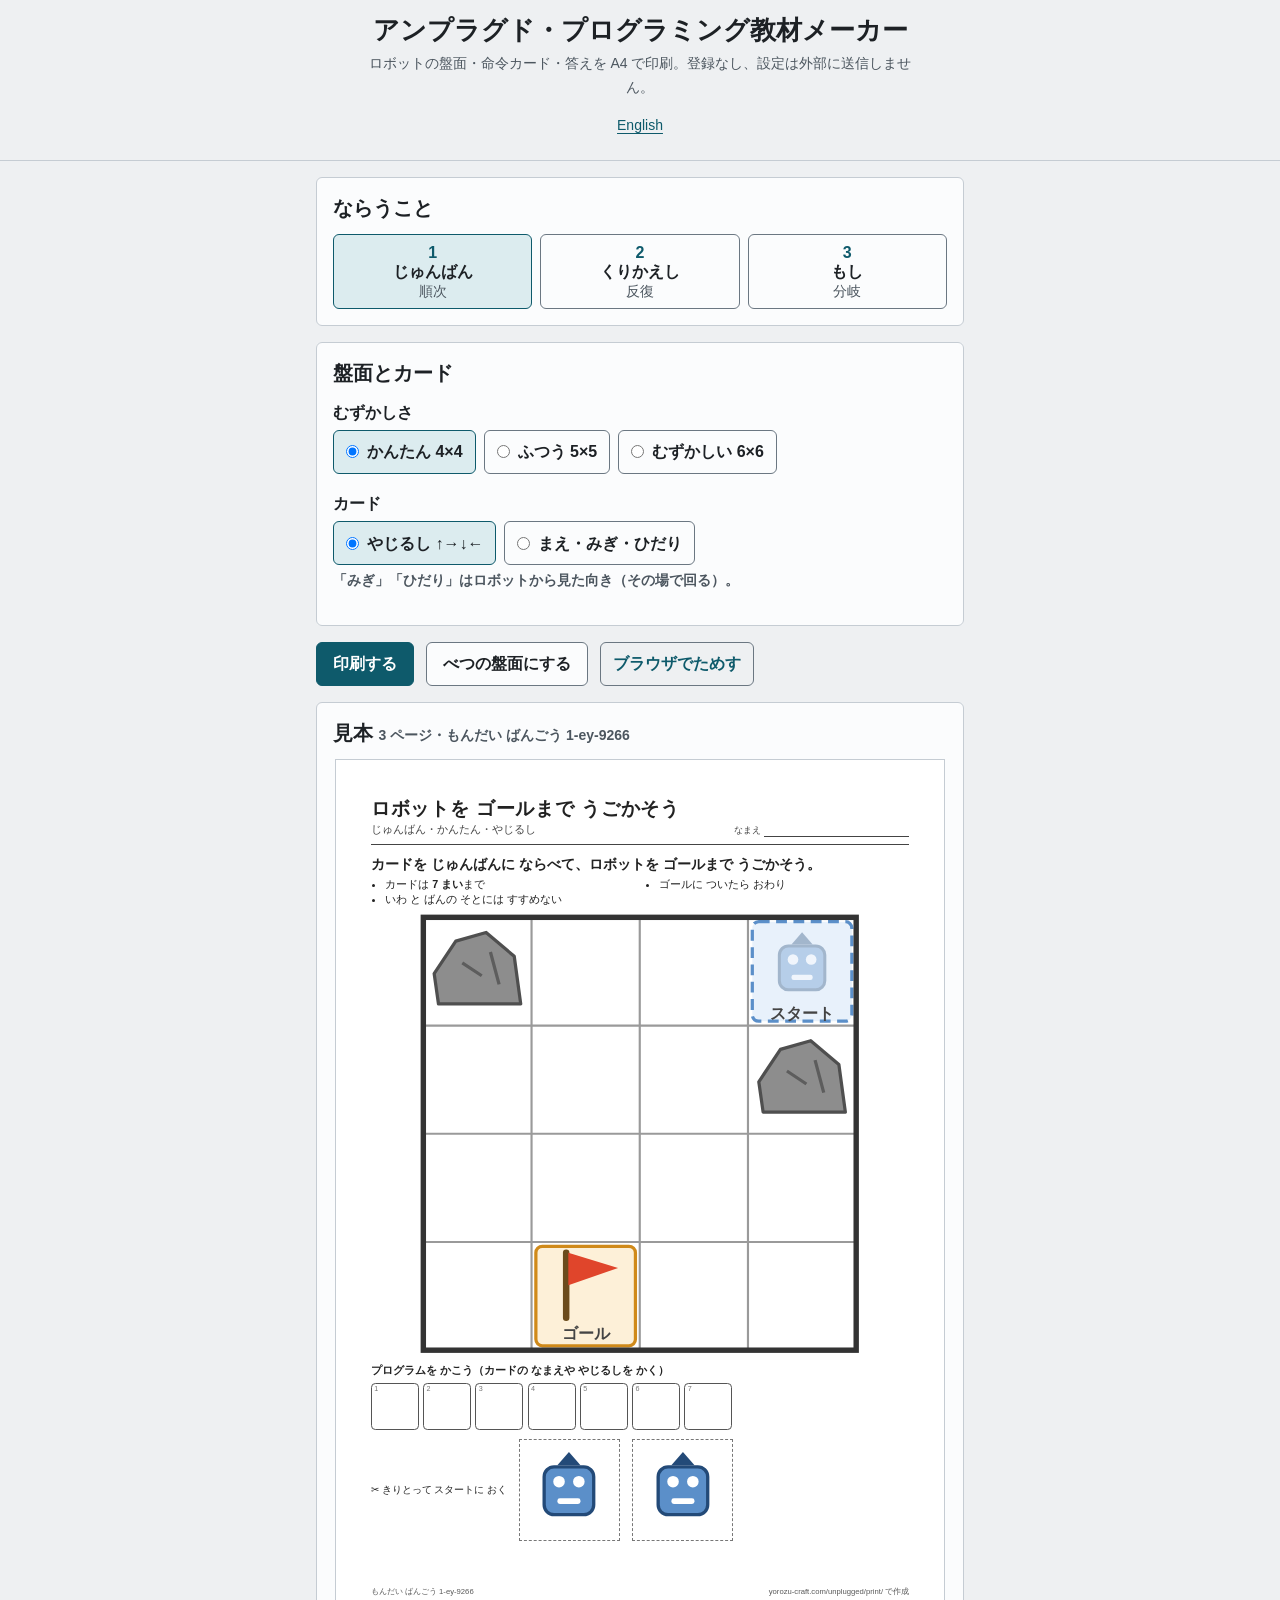
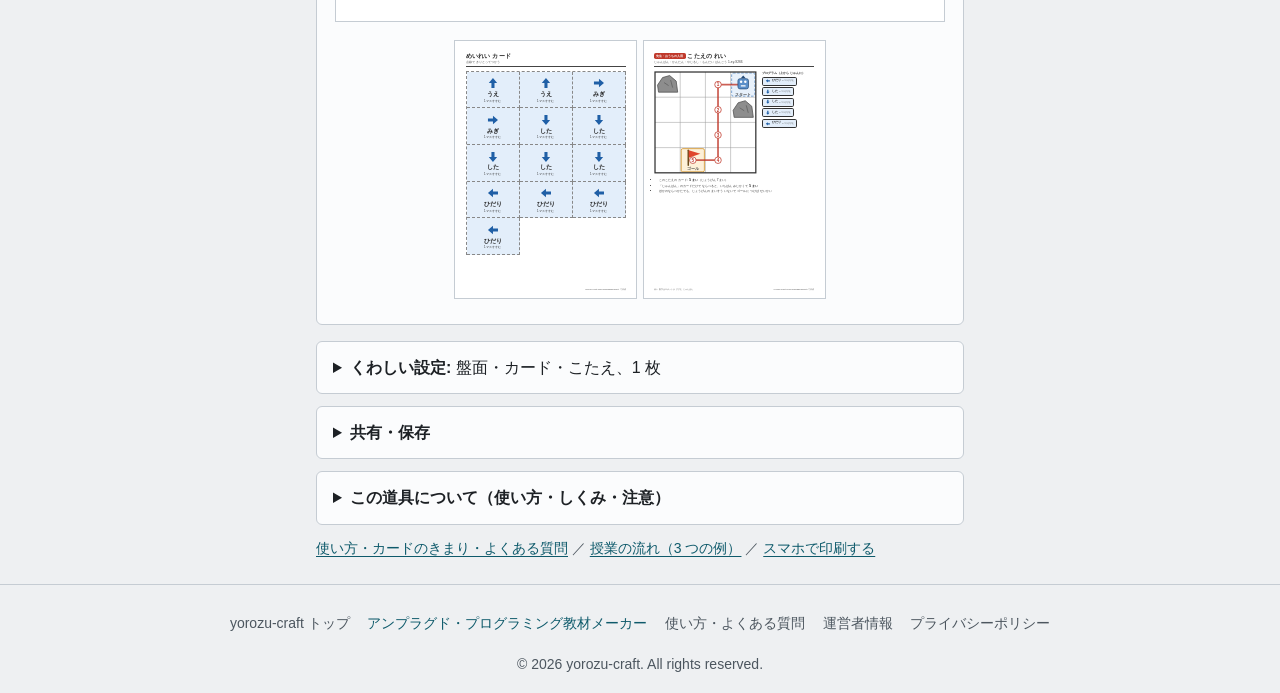
<file: index.html>
<!DOCTYPE html>
<html lang="ja">
<head>
  <meta charset="UTF-8">
  <meta name="viewport" content="width=device-width, initial-scale=1.0">
  <title>アンプラグド・プログラミング教材メーカー（命令カード・盤面を印刷）｜yorozu-craft</title>
  <meta name="description" content="アンプラグド・プログラミングの教材を無料で印刷。ロボットの盤面・命令カード・先生用の答え。じゅんばん・くりかえし・もしの3段階で、毎回ちがう盤面。登録なし。">
  <meta name="robots" content="index, follow">
  <link rel="canonical" href="https://yorozu-craft.com/unplugged/">
  <link rel="alternate" hreflang="ja" href="https://yorozu-craft.com/unplugged/">
  <link rel="alternate" hreflang="en" href="https://yorozu-craft.com/unplugged/en/">
  <link rel="alternate" hreflang="x-default" href="https://yorozu-craft.com/unplugged/">

  <meta property="og:title" content="アンプラグド・プログラミング教材メーカー｜yorozu-craft">
  <meta property="og:description" content="アンプラグド・プログラミングの教材を無料で印刷。ロボットの盤面・命令カード・先生用の答え。じゅんばん・くりかえし・もしの3段階で、毎回ちがう盤面。登録なし。">
  <meta property="og:type" content="website">
  <meta property="og:url" content="https://yorozu-craft.com/unplugged/">
  <meta property="og:site_name" content="yorozu-craft">
  <meta property="og:locale" content="ja_JP">
  <meta property="og:image" content="https://yorozu-craft.com/unplugged/og-image.png">
  <meta property="og:image:width" content="1200">
  <meta property="og:image:height" content="630">
  <meta name="twitter:card" content="summary_large_image">
  <meta name="theme-color" content="#eef0f2" media="(prefers-color-scheme: light)">
  <meta name="theme-color" content="#15191d" media="(prefers-color-scheme: dark)">

  <script type="application/ld+json">
  {
    "@context": "https://schema.org",
    "@type": "WebApplication",
    "name": "アンプラグド・プログラミング教材メーカー",
    "description": "アンプラグド・プログラミングの教材を無料で印刷。ロボットの盤面・命令カード・先生用の答え。じゅんばん・くりかえし・もしの3段階で、毎回ちがう盤面。登録なし。",
    "url": "https://yorozu-craft.com/unplugged/",
    "applicationCategory": "EducationalApplication",
    "operatingSystem": "All",
    "offers": { "@type": "Offer", "price": "0", "priceCurrency": "JPY" },
    "inLanguage": "ja"
  }
  </script>

  <!-- Google AdSense: サイト所有確認の meta だけ。AdSense 審査が通るまで本文の薄いページは広告 script を外す（2026-10-04）。通ったら本文を足してから戻す -->
  <meta name="google-adsense-account" content="ca-pub-5375267956079717">

  <link rel="icon" href="./favicon.svg" type="image/svg+xml">
  <link rel="apple-touch-icon" href="./apple-touch-icon.png">
  <link rel="manifest" href="./manifest.webmanifest">
  <link rel="stylesheet" href="./style.css">
</head>
<body class="tool-page">

  <!-- 固定バー（SCREEN.md 1.2・D59）: 印刷ボタンが画面の外にあるときだけ上端に出す。読み込み時は無い -->
  <div class="fixbar" id="fixbar" role="status" hidden>
    <span class="fixbar-type" id="fixbar-text"></span>
    <button type="button" class="btn btn-primary" id="fixbar-print">印刷する</button>
  </div>

  <header class="app-header">
    <h1>アンプラグド・プログラミング教材メーカー</h1>
    <p class="subtitle">ロボットの盤面・命令カード・答えを A4 で印刷。登録なし、設定は外部に送信しません。</p>
    <p class="lang-switch"><a href="./en/" hreflang="en" lang="en">English</a></p>
  </header>

  <main class="app-main">
    <div id="shared-banner" class="notice" role="status" hidden></div>

    <!-- 1. 種類（段階） -->
    <section class="card" id="sec-type" aria-labelledby="h-type">
      <h2 id="h-type">ならうこと</h2>
      <div class="types">
        <label class="tile"><input type="radio" name="step" value="1" checked><span class="t-ico" aria-hidden="true">1</span><span class="t-name">じゅんばん</span><span class="t-sub">順次</span></label>
        <label class="tile"><input type="radio" name="step" value="2"><span class="t-ico" aria-hidden="true">2</span><span class="t-name">くりかえし</span><span class="t-sub">反復</span></label>
        <label class="tile"><input type="radio" name="step" value="3"><span class="t-ico" aria-hidden="true">3</span><span class="t-name">もし</span><span class="t-sub">分岐</span></label>
      </div>
    </section>

    <!-- 2. 最小の設定（SCREEN.md 1.2 の 3） -->
    <fieldset class="card req" id="sec-opts">
      <legend>盤面とカード</legend>
      <div class="field">
        <span class="lbl-plain" id="lbl-level">むずかしさ</span>
        <div class="seg" role="radiogroup" aria-labelledby="lbl-level">
          <label><input type="radio" name="level" value="easy" checked> かんたん 4×4</label>
          <label><input type="radio" name="level" value="normal"> ふつう 5×5</label>
          <label><input type="radio" name="level" value="hard"> むずかしい 6×6</label>
        </div>
      </div>
      <div class="field">
        <span class="lbl-plain" id="lbl-mode">カード</span>
        <div class="seg" role="radiogroup" aria-labelledby="lbl-mode">
          <label><input type="radio" name="mode" value="yaji" checked> やじるし ↑→↓←</label>
          <label><input type="radio" name="mode" value="muki"> まえ・みぎ・ひだり</label>
        </div>
        <output class="hint" id="mode-note">「みぎ」「ひだり」はロボットから見た向き（その場で回る）。</output>
      </div>
    </fieldset>

    <!-- 3. 主なボタン -->
    <div class="btn-row print-row" id="print-row">
      <button type="button" class="btn btn-primary" id="btn-print">印刷する</button>
      <button type="button" class="btn" id="btn-new">べつの盤面にする</button>
      <a class="chip" id="btn-try" href="./try.html">ブラウザでためす</a>
    </div>

    <!-- 4. 見本（印刷ではこの DOM がそのまま出る） -->
    <section class="card" id="sec-preview" aria-labelledby="h-preview">
      <h2 id="h-preview">見本 <span class="small" id="preview-info"></span></h2>
      <div class="sheets" id="sheets" aria-live="polite"></div>
    </section>

    <!-- 5. くわしい設定 -->
    <details class="card opt no-print" id="opt-more">
      <summary>くわしい設定: <span class="opt-state"></span></summary>
      <fieldset class="field plain">
        <legend>印刷するもの</legend>
        <label class="inline"><input type="checkbox" id="part-board" checked> 盤面（プログラムを書くらん・ロボットのコマつき）</label>
        <label class="inline"><input type="checkbox" id="part-cards" checked> 命令カード（切り取って使う）</label>
        <label class="inline"><input type="checkbox" id="part-answer" checked> こたえ（先生・おうちの人用）</label>
      </fieldset>
      <div class="field">
        <label for="boards">盤面の数</label>
        <select id="boards"><option value="1">1 枚</option><option value="2">2 枚</option><option value="3">3 枚</option><option value="4">4 枚</option></select>
      </div>
      <label class="inline field"><input type="checkbox" id="big"> カードを大きく（黒板に貼る。1 ページ 6 まい）</label>
      <div class="field">
        <label for="name">なまえ（盤面に入れる。空欄なら書くらん）</label>
        <input type="text" id="name" maxlength="20" autocomplete="off">
      </div>
      <label class="inline field"><input type="checkbox" id="credit" checked> ページの下に「yorozu-craft.com/unplugged/print/ で作成」</label>
      <div class="field">
        <label for="seed">もんだい ばんごう（同じ番号なら同じ盤面）</label>
        <input type="number" id="seed" min="1" max="99999" inputmode="numeric">
      </div>
    </details>

    <!-- 6. 共有・保存 -->
    <details class="card opt no-print" id="file-box">
      <summary>共有・保存</summary>
      <p class="small">設定はこの端末のブラウザ（localStorage、キー <code>unplugged_settings</code>）にだけ保存され、外部には送信されません。書き出し・読み込みはこの画面のボタンから。</p>
      <div class="btn-row">
        <button type="button" id="share" class="btn">同じ盤面を開くリンクをコピー</button>
        <button type="button" id="backup-export" class="btn">ファイルに書き出す</button>
        <button type="button" id="backup-import" class="btn">ファイルから読み込む</button>
        <button type="button" class="btn" data-reset-storage="unplugged_">保存した内容をすべて消す（初期状態に戻す）</button>
      </div>
      <input type="file" id="backup-file" accept=".json,application/json" hidden>
      <p id="backup-msg" class="small" aria-live="polite"></p>
    </details>

    <!-- about-tool: 道具の説明（使い方ページの要約。AdSense 審査 2026-10-04） -->
    <details class="about-tool card opt no-print" id="about-tool">
      <summary>この道具について（使い方・しくみ・注意）</summary>
      <h3>アンプラグド教材メーカーでできること</h3>
      <p>コンピュータを使わずに、カードを並べてロボットをゴールまで動かす教材を作ります。盤面・命令カード・こたえを A4 に印刷するか、印刷の画面で PDF に保存できます。無料で、登録はいりません。</p>
      <h3>使い方の要点</h3>
      <ul>
      <li>「ならうこと」と「むずかしさ」「カード」を選び、「印刷する」で盤面・命令カード・こたえを A4 に印刷します。</li>
      <li>カードとロボットのコマを切り取り、盤面の上で動かします。</li>
      <li>「ブラウザでためす」で、同じ盤面の答えを確かめます。</li>
      </ul>
      <h3>しくみ</h3>
      <p>盤面は 4×4・5×5・6×6 のます目で、「もんだい ばんごう」から毎回ちがう形に作ります。どの盤面も、上限の枚数でゴールに着けることを確かめてから出します。同じ番号なら同じ盤面になるので、クラス全員に同じ盤面を配れます。「くりかえし」と「もし」の盤面は、じゅんばんのカードだけで並べると上限を超えるようにいわを置いてあり、まとめる必要が出てきます。いわの数は、かんたんが 2〜3 こ、ふつうが 4〜5 こ、むずかしいが 6〜8 こです。</p>
      <h3>注意</h3>
      <p>低学年は、「じゅんばん」「かんたん」「やじるし」なら 1・2 年生からを想定しています。「みぎ」「ひだり」でその場で回るカードは、左右の区別がついてからがおすすめです。文部科学省の手引（第三版）は、コンピュータを使わない活動だけにせず、コンピュータを使う学習と関連させることが望まれるとしています（最終確認日は 2026 年 9 月 25 日）。設定はこの端末のブラウザ（localStorage、キー unplugged_settings）にだけ保存され、外部には送信されません。共有リンクには設定ともんだい ばんごうが入り、なまえは入りません。</p>
      <p>カードのきまりとよくある質問は<a href="./guide.html">使い方</a>に、授業の流れは<a href="./jugyou.html">授業の流れ（3 つの例）</a>に。</p>
    </details>
    <!-- /about-tool -->

    <p class="small no-print"><a href="./guide.html">使い方・カードのきまり・よくある質問</a> ／ <a href="./jugyou.html">授業の流れ（3 つの例）</a> ／ <a href="../print-help.html">スマホで印刷する</a></p>
  </main>

  <footer class="app-footer">
    <nav class="footer-nav" aria-label="フッターナビゲーション">
      <ul>
        <li><a href="../">yorozu-craft トップ</a></li>
        <li><a href="./" aria-current="page">アンプラグド・プログラミング教材メーカー</a></li>
        <li><a href="./guide.html">使い方・よくある質問</a></li>
        <li><a href="../about.html">運営者情報</a></li>
        <li><a href="../privacy-policy.html">プライバシーポリシー</a></li>
      </ul>
    </nav>
    <p>&copy; 2026 yorozu-craft. All rights reserved.</p>
  </footer>

  <script src="./used.js"></script>
  <script src="./screen.js"></script>
  <script src="./puzzle.js"></script>
  <script src="./calc.js"></script>
  <script src="./sheets.js"></script>
  <script src="./reset-storage.js"></script>
  <script src="./main.js"></script>
  <!-- Cloudflare Web Analytics（Cookie を使わないアクセス解析） --><script type='module' src='https://static.cloudflareinsights.com/beacon.min.js' data-cf-beacon='{"token": "b79bf821e1fd4b6683866d493b1de426"}'></script><!-- End Cloudflare Web Analytics -->
</body>
</html>
</file>
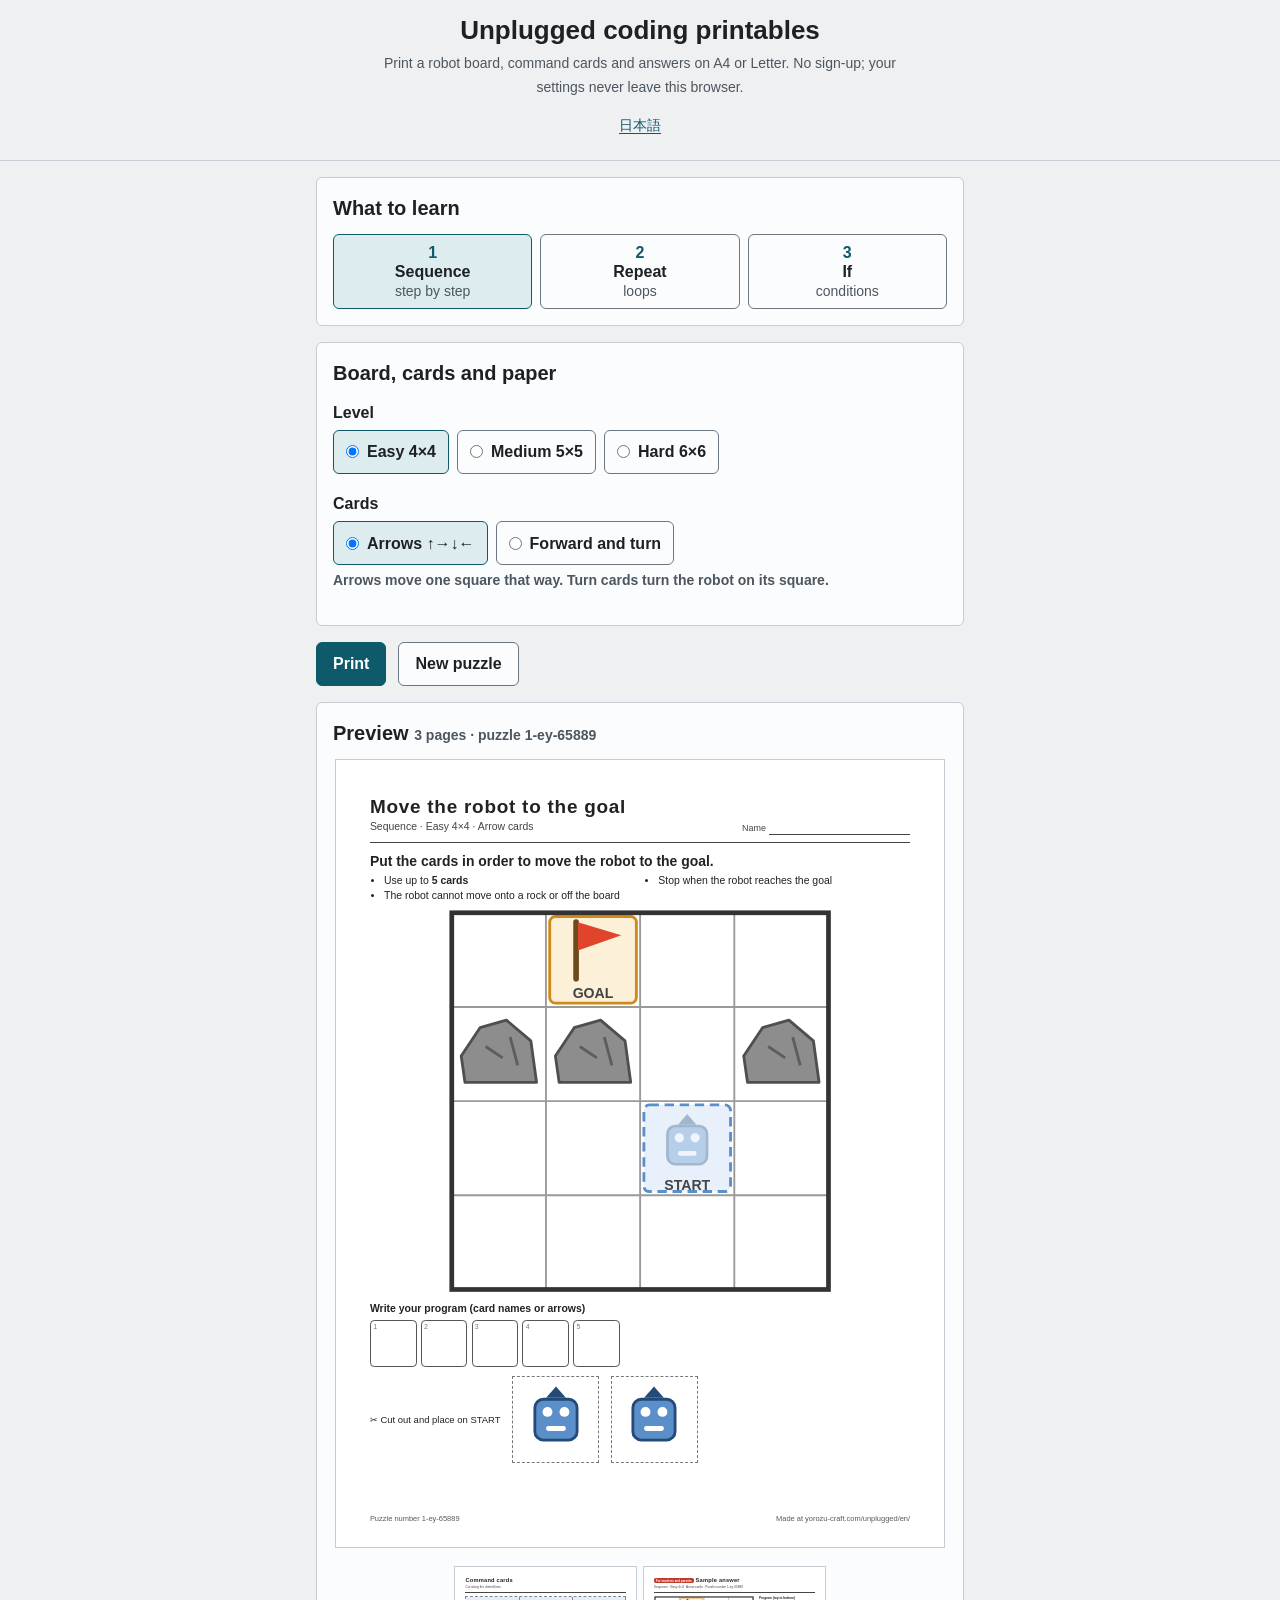
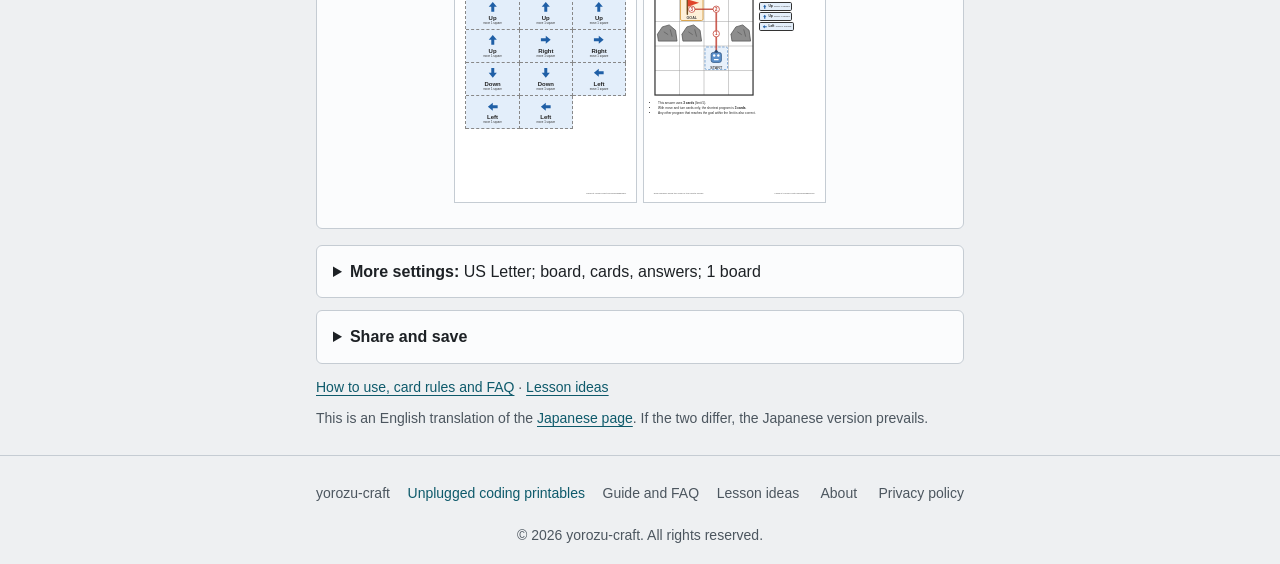
<file: en/index.html>
<!DOCTYPE html>
<html lang="en">
<head>
  <meta charset="UTF-8">
  <meta name="viewport" content="width=device-width, initial-scale=1.0">
  <title>Unplugged Coding Printables – Robot Board, Command Cards and Answers | yorozu-craft</title>
  <meta name="description" content="Free unplugged coding printables: a robot board, cut-out command cards (forward, turn, repeat, if blocked) and an answer sheet. A new puzzle every time, three steps: sequence, repeat, if. A4 or Letter. No sign-up.">
  <meta name="robots" content="index, follow">
  <link rel="canonical" href="https://yorozu-craft.com/unplugged/en/">
  <link rel="alternate" hreflang="ja" href="https://yorozu-craft.com/unplugged/">
  <link rel="alternate" hreflang="en" href="https://yorozu-craft.com/unplugged/en/">
  <link rel="alternate" hreflang="x-default" href="https://yorozu-craft.com/unplugged/">

  <meta property="og:title" content="Unplugged Coding Printables – Robot Board and Command Cards">
  <meta property="og:description" content="Print a robot board, command cards and an answer sheet. A new puzzle every time: sequence, repeat, if. A4 or Letter. No sign-up.">
  <meta property="og:type" content="website">
  <meta property="og:url" content="https://yorozu-craft.com/unplugged/en/">
  <meta property="og:site_name" content="yorozu-craft">
  <meta property="og:locale" content="en_US">
  <meta property="og:locale:alternate" content="ja_JP">
  <meta property="og:image" content="https://yorozu-craft.com/unplugged/og-image.png">
  <meta property="og:image:width" content="1200">
  <meta property="og:image:height" content="630">
  <meta name="twitter:card" content="summary_large_image">
  <meta name="theme-color" content="#eef0f2" media="(prefers-color-scheme: light)">
  <meta name="theme-color" content="#15191d" media="(prefers-color-scheme: dark)">

  <script type="application/ld+json">
  {
    "@context": "https://schema.org",
    "@type": "WebApplication",
    "name": "Unplugged coding printables",
    "description": "Print a robot board, cut-out command cards and an answer sheet for screen-free coding lessons. A new puzzle every time in three steps: sequence, repeat, if.",
    "url": "https://yorozu-craft.com/unplugged/en/",
    "applicationCategory": "EducationalApplication",
    "operatingSystem": "All",
    "offers": { "@type": "Offer", "price": "0", "priceCurrency": "JPY" },
    "inLanguage": "en"
  }
  </script>

  <!-- Google AdSense: site ownership meta only. The ad script is off on thin pages until the AdSense review passes (2026-10-04) -->
  <meta name="google-adsense-account" content="ca-pub-5375267956079717">

  <link rel="icon" href="../favicon.svg" type="image/svg+xml">
  <link rel="manifest" href="/unplugged/manifest.webmanifest">
  <link rel="apple-touch-icon" href="../apple-touch-icon.png">
  <link rel="stylesheet" href="../style.css">
  <!-- 用紙（A4 か US Letter）。main-en.js が選んだ用紙に書き換える -->
  <style id="page-size">@page { size: A4 portrait; margin: 0; }</style>
</head>
<body class="tool-page">

  <!-- 固定バー（SCREEN.md 1.2）: 印刷ボタンが画面の外にあるときだけ上端に出す -->
  <div class="fixbar" id="fixbar" role="status" hidden>
    <span class="fixbar-type" id="fixbar-text"></span>
    <button type="button" class="btn btn-primary" id="fixbar-print">Print</button>
  </div>

  <header class="app-header">
    <h1>Unplugged coding printables</h1>
    <p class="subtitle">Print a robot board, command cards and answers on A4 or Letter. No sign-up; your settings never leave this browser.</p>
    <p class="lang-switch"><a href="../" hreflang="ja" lang="ja">日本語</a></p>
  </header>

  <main class="app-main">
    <div id="shared-banner" class="notice" role="status" hidden></div>

    <!-- 1. 種類（段階） -->
    <section class="card" id="sec-type" aria-labelledby="h-type">
      <h2 id="h-type">What to learn</h2>
      <div class="types">
        <label class="tile"><input type="radio" name="step" value="1" checked><span class="t-ico" aria-hidden="true">1</span><span class="t-name">Sequence</span><span class="t-sub">step by step</span></label>
        <label class="tile"><input type="radio" name="step" value="2"><span class="t-ico" aria-hidden="true">2</span><span class="t-name">Repeat</span><span class="t-sub">loops</span></label>
        <label class="tile"><input type="radio" name="step" value="3"><span class="t-ico" aria-hidden="true">3</span><span class="t-name">If</span><span class="t-sub">conditions</span></label>
      </div>
    </section>

    <!-- 2. 最小の設定（SCREEN.md 1.2 の 3） -->
    <fieldset class="card req" id="sec-opts">
      <legend>Board, cards and paper</legend>
      <div class="field">
        <span class="lbl-plain" id="lbl-level">Level</span>
        <div class="seg" role="radiogroup" aria-labelledby="lbl-level">
          <label><input type="radio" name="level" value="easy" checked> Easy 4×4</label>
          <label><input type="radio" name="level" value="normal"> Medium 5×5</label>
          <label><input type="radio" name="level" value="hard"> Hard 6×6</label>
        </div>
      </div>
      <div class="field">
        <span class="lbl-plain" id="lbl-mode">Cards</span>
        <div class="seg" role="radiogroup" aria-labelledby="lbl-mode">
          <label><input type="radio" name="mode" value="yaji" checked> Arrows ↑→↓←</label>
          <label><input type="radio" name="mode" value="muki"> Forward and turn</label>
        </div>
        <output class="hint" id="mode-note">Arrows move one square that way. Turn cards turn the robot on its square.</output>
      </div>
    </fieldset>

    <!-- 3. 主なボタン -->
    <div class="btn-row print-row" id="print-row">
      <button type="button" class="btn btn-primary" id="btn-print">Print</button>
      <button type="button" class="btn" id="btn-new">New puzzle</button>
    </div>

    <!-- 4. 見本（印刷ではこの DOM がそのまま出る） -->
    <section class="card" id="sec-preview" aria-labelledby="h-preview">
      <h2 id="h-preview">Preview <span class="small" id="preview-info"></span></h2>
      <div class="sheets" id="sheets" aria-live="polite"></div>
    </section>

    <!-- 5. くわしい設定 -->
    <details class="card opt no-print" id="opt-more">
      <summary>More settings: <span class="opt-state"></span></summary>
      <div class="field">
        <span class="lbl-plain" id="lbl-paper">Paper</span>
        <div class="seg" role="radiogroup" aria-labelledby="lbl-paper">
          <label><input type="radio" name="paper" value="a4" checked> A4</label>
          <label><input type="radio" name="paper" value="letter"> US Letter</label>
        </div>
      </div>
      <fieldset class="field plain">
        <legend>Pages to print</legend>
        <label class="inline"><input type="checkbox" id="part-board" checked> Board (with program boxes and a cut-out robot)</label>
        <label class="inline"><input type="checkbox" id="part-cards" checked> Command cards (to cut out)</label>
        <label class="inline"><input type="checkbox" id="part-answer" checked> Answer sheet (for teachers and parents)</label>
      </fieldset>
      <div class="field">
        <label for="boards">Number of boards</label>
        <select id="boards"><option value="1">1</option><option value="2">2</option><option value="3">3</option><option value="4">4</option></select>
      </div>
      <label class="inline field"><input type="checkbox" id="big"> Large cards for the board at the front (6 per page)</label>
      <div class="field">
        <label for="name">Name (printed on the board; leave blank for a line)</label>
        <input type="text" id="name" maxlength="20" autocomplete="off">
      </div>
      <label class="inline field"><input type="checkbox" id="credit" checked> Add "Made at yorozu-craft.com/unplugged/en/" at the bottom</label>
      <div class="field">
        <label for="seed">Puzzle number (the same number gives the same board)</label>
        <input type="number" id="seed" min="1" max="99999" inputmode="numeric">
      </div>
    </details>

    <!-- 6. 共有・保存 -->
    <details class="card opt no-print" id="file-box">
      <summary>Share and save</summary>
      <p class="small">Settings are saved only in this browser (localStorage, keys starting with <code>unplugged_</code>) and are never sent anywhere.</p>
      <div class="btn-row">
        <button type="button" id="share" class="btn">Copy a link to this puzzle</button>
        <button type="button" id="backup-export" class="btn">Save to a file</button>
        <button type="button" id="backup-import" class="btn">Load from a file</button>
        <button type="button" class="btn" data-reset-storage="unplugged_">Delete everything saved (reset)</button>
      </div>
      <input type="file" id="backup-file" accept=".json,application/json" hidden>
      <p id="backup-msg" class="small" aria-live="polite"></p>
    </details>

    <p class="small no-print"><a href="./guide.html">How to use, card rules and FAQ</a> · <a href="./lessons.html">Lesson ideas</a></p>
    <p class="small translation-note">This is an English translation of the <a href="../" hreflang="ja">Japanese page</a>. If the two differ, the Japanese version prevails.</p>
  </main>

  <footer class="app-footer">
    <nav class="footer-nav" aria-label="Footer">
      <ul>
        <li><a href="https://yorozu-craft.com/en/">yorozu-craft</a></li>
        <li><a href="./" aria-current="page">Unplugged coding printables</a></li>
        <li><a href="./guide.html">Guide and FAQ</a></li>
        <li><a href="./lessons.html">Lesson ideas</a></li>
        <li><a href="../../en/about.html">About</a></li>
        <li><a href="../../en/privacy-policy.html">Privacy policy</a></li>
      </ul>
    </nav>
    <p>&copy; 2026 yorozu-craft. All rights reserved.</p>
  </footer>

  <script src="../used.js"></script>
  <script src="../screen.js"></script>
  <script src="../puzzle.js"></script>
  <script src="../calc.js"></script>
  <script src="../sheets.js"></script>
  <script src="../reset-storage.js"></script>
  <script src="./main-en.js"></script>
  <!-- Cloudflare Web Analytics（Cookie を使わないアクセス解析） --><script type='module' src='https://static.cloudflareinsights.com/beacon.min.js' data-cf-beacon='{"token": "b79bf821e1fd4b6683866d493b1de426"}'></script><!-- End Cloudflare Web Analytics -->
</body>
</html>
</file>
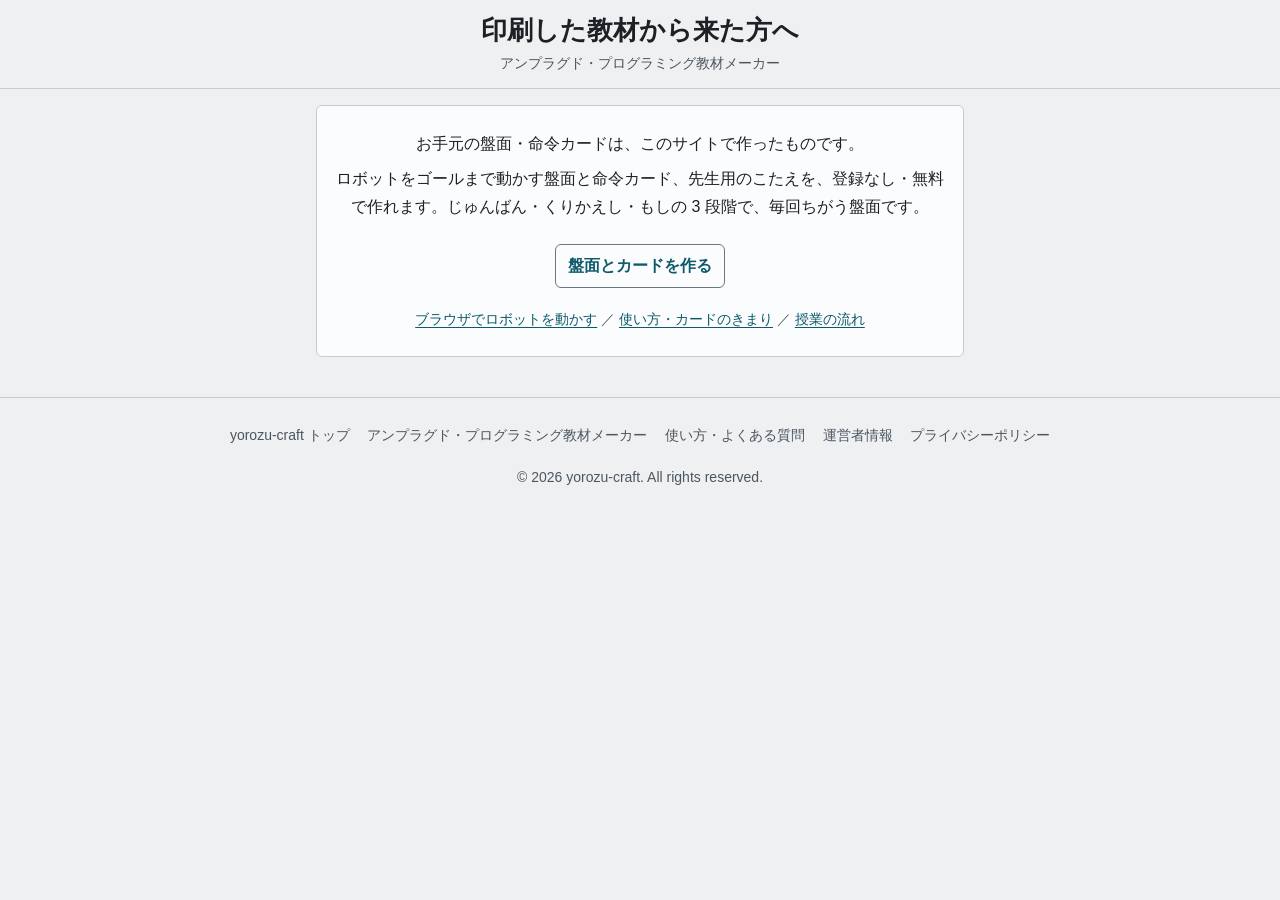
<file: print/index.html>
<!DOCTYPE html>
<html lang="ja">
<head>
  <meta charset="UTF-8">
  <meta name="viewport" content="width=device-width, initial-scale=1.0">
  <title>印刷した教材から来た方へ｜アンプラグド・プログラミング教材メーカー｜yorozu-craft</title>
  <meta name="description" content="印刷した盤面・命令カードの「yorozu-craft.com/unplugged/print/ で作成」から来た方へ。同じような教材をこのサイトで作れます。登録なし・印刷無料。">
  <!-- 紙のプリントのクレジットから来た人の着地ページ。検索には出さない（sitemap にも載せない） -->
  <meta name="robots" content="noindex">
  <link rel="canonical" href="https://yorozu-craft.com/unplugged/print/">
  <meta name="theme-color" content="#eef0f2" media="(prefers-color-scheme: light)">
  <meta name="theme-color" content="#15191d" media="(prefers-color-scheme: dark)">

  <!-- Google AdSense（サイト所有確認 + 広告配信スクリプト） -->
  <meta name="google-adsense-account" content="ca-pub-5375267956079717">
  <script async src="https://pagead2.googlesyndication.com/pagead/js/adsbygoogle.js?client=ca-pub-5375267956079717"
     crossorigin="anonymous"></script>

  <link rel="icon" href="../favicon.svg" type="image/svg+xml">
  <link rel="manifest" href="/unplugged/manifest.webmanifest">
  <link rel="apple-touch-icon" href="../apple-touch-icon.png">
  <link rel="stylesheet" href="../style.css">
  <style>
    .landing { text-align: center; }
    .landing p { margin: var(--sp-2) 0; }
    .landing .chip { margin: var(--sp-4) 0 var(--sp-3); }
  </style>
</head>
<body>

  <header class="app-header">
    <h1>印刷した教材から来た方へ</h1>
    <p class="subtitle">アンプラグド・プログラミング教材メーカー</p>
  </header>

  <main class="app-main">
    <section class="card landing">
      <p>お手元の盤面・命令カードは、このサイトで作ったものです。</p>
      <p>ロボットをゴールまで動かす盤面と命令カード、先生用のこたえを、登録なし・無料で作れます。じゅんばん・くりかえし・もしの 3 段階で、毎回ちがう盤面です。</p>
      <a class="chip" href="../">盤面とカードを作る</a>
      <p class="small"><a href="../try.html">ブラウザでロボットを動かす</a> ／ <a href="../guide.html">使い方・カードのきまり</a> ／ <a href="../jugyou.html">授業の流れ</a></p>
    </section>
  </main>

  <footer class="app-footer">
    <nav class="footer-nav" aria-label="フッターナビゲーション">
      <ul>
        <li><a href="../../">yorozu-craft トップ</a></li>
        <li><a href="../">アンプラグド・プログラミング教材メーカー</a></li>
        <li><a href="../guide.html">使い方・よくある質問</a></li>
        <li><a href="../../about.html">運営者情報</a></li>
        <li><a href="../../privacy-policy.html">プライバシーポリシー</a></li>
      </ul>
    </nav>
    <p>&copy; 2026 yorozu-craft. All rights reserved.</p>
  </footer>

  <!-- Cloudflare Web Analytics（Cookie を使わないアクセス解析） --><script type='module' src='https://static.cloudflareinsights.com/beacon.min.js' data-cf-beacon='{"token": "b79bf821e1fd4b6683866d493b1de426"}'></script><!-- End Cloudflare Web Analytics -->
</body>
</html>
</file>
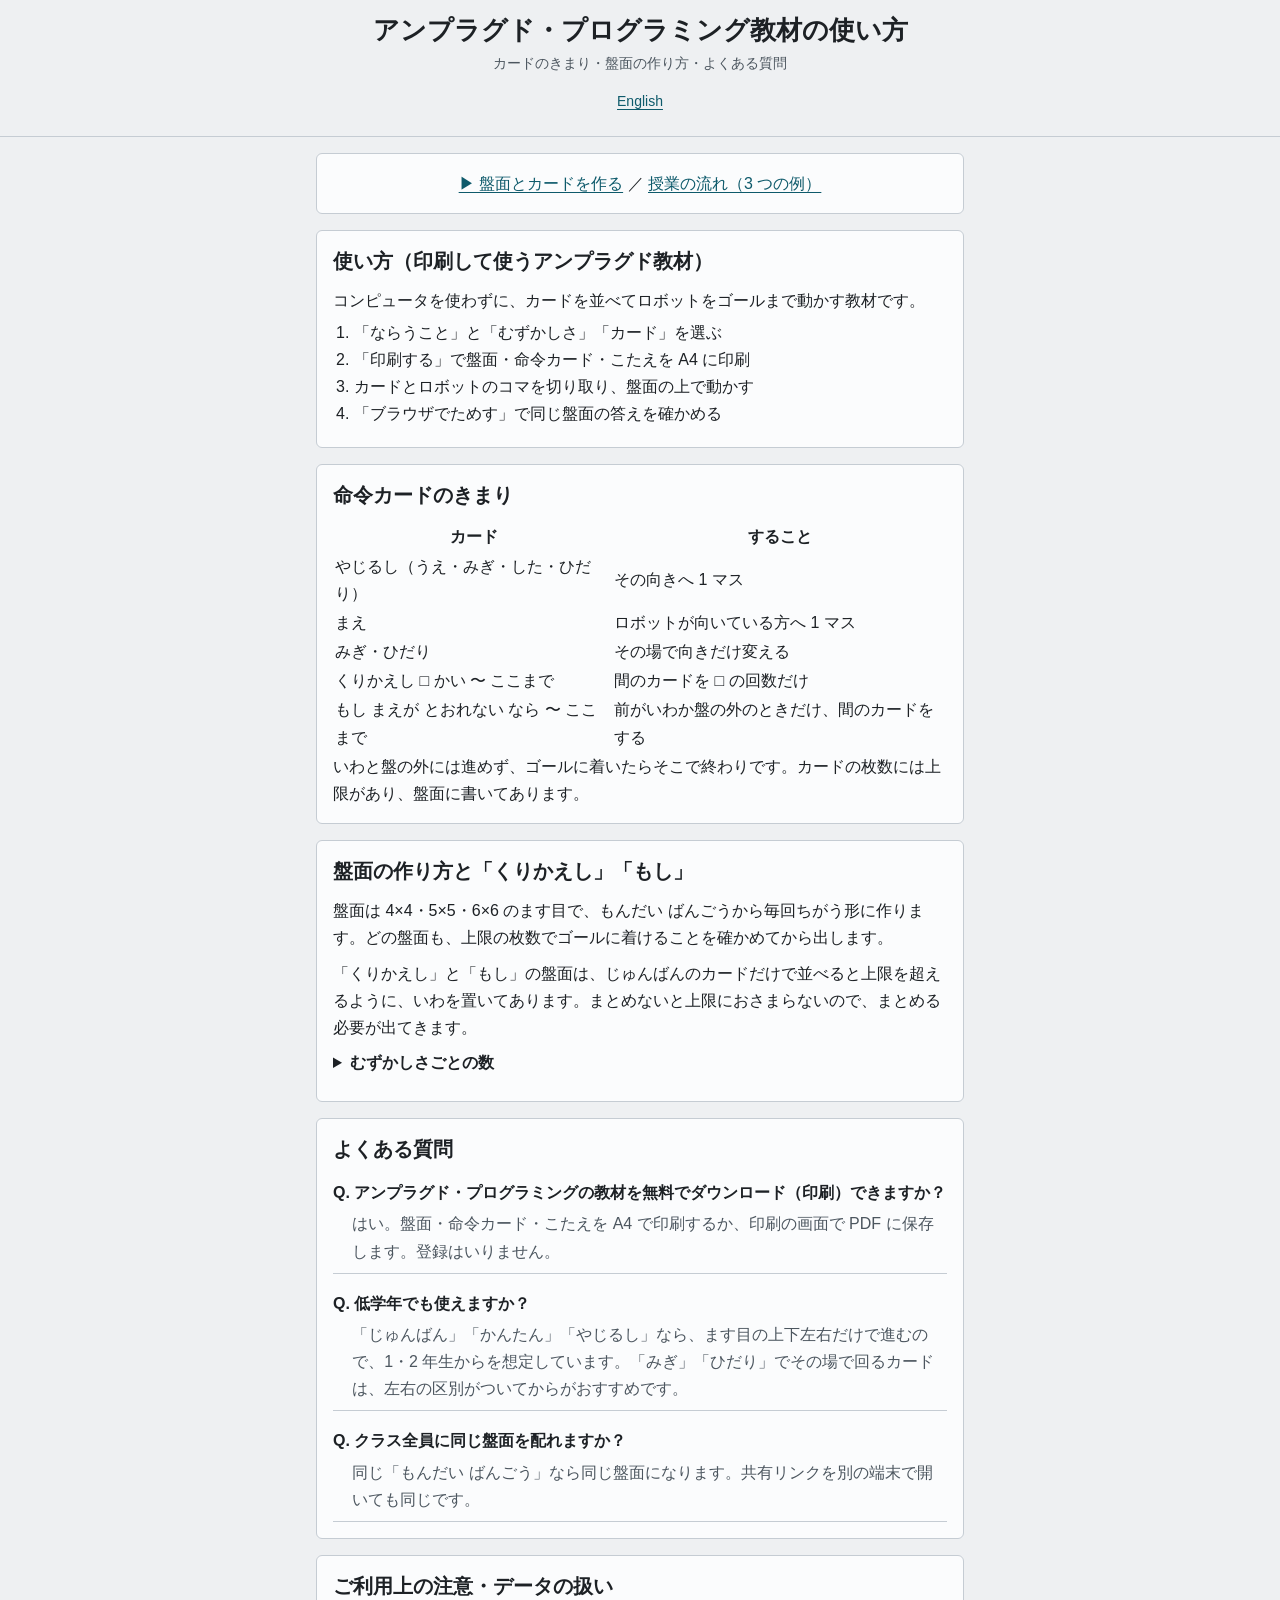
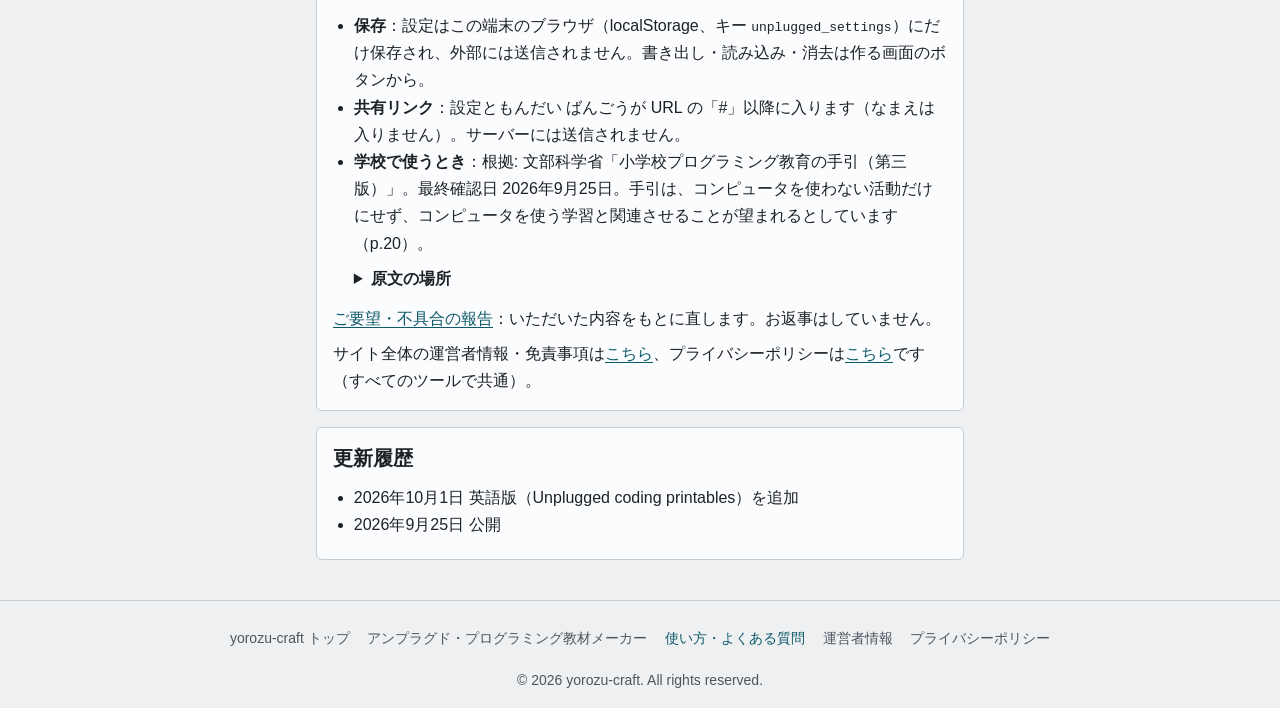
<file: guide.html>
<!DOCTYPE html>
<html lang="ja">
<head>
  <meta charset="UTF-8">
  <meta name="viewport" content="width=device-width, initial-scale=1.0">
  <title>使い方・よくある質問｜アンプラグド・プログラミング教材メーカー｜yorozu-craft</title>
  <meta name="description" content="アンプラグド・プログラミング教材の使い方。カードのきまり（じゅんばん・くりかえし・もし）、4×4〜6×6 の盤面の作り方とむずかしさ、A4 での印刷のしかた、よくある質問。">
  <meta name="robots" content="index, follow">
  <link rel="canonical" href="https://yorozu-craft.com/unplugged/guide.html">
  <link rel="alternate" hreflang="ja" href="https://yorozu-craft.com/unplugged/guide.html">
  <link rel="alternate" hreflang="en" href="https://yorozu-craft.com/unplugged/en/guide.html">
  <link rel="alternate" hreflang="x-default" href="https://yorozu-craft.com/unplugged/guide.html">

  <meta property="og:title" content="使い方・よくある質問｜アンプラグド・プログラミング教材メーカー">
  <meta property="og:description" content="アンプラグド・プログラミング教材の使い方。カードのきまり、盤面の作り方、印刷のしかた、よくある質問。">
  <meta property="og:type" content="article">
  <meta property="og:url" content="https://yorozu-craft.com/unplugged/guide.html">
  <meta property="og:site_name" content="yorozu-craft">
  <meta property="og:locale" content="ja_JP">
  <meta property="og:image" content="https://yorozu-craft.com/unplugged/og-image.png">
  <meta property="og:image:width" content="1200">
  <meta property="og:image:height" content="630">
  <meta name="twitter:card" content="summary_large_image">

  <!-- よくある質問（下の #faq と内容をそろえる） -->
  <script type="application/ld+json">
{
  "@context": "https://schema.org",
  "@type": "FAQPage",
  "mainEntity": [
    {
      "@type": "Question",
      "name": "アンプラグド・プログラミングの教材を無料でダウンロード（印刷）できますか？",
      "acceptedAnswer": {
        "@type": "Answer",
        "text": "はい。盤面・命令カード・こたえを A4 で印刷するか、印刷の画面で PDF に保存します。登録はいりません。"
      }
    },
    {
      "@type": "Question",
      "name": "低学年でも使えますか？",
      "acceptedAnswer": {
        "@type": "Answer",
        "text": "「じゅんばん」「かんたん」「やじるし」なら、ます目の上下左右だけで進むので、1・2 年生からを想定しています。「みぎ」「ひだり」でその場で回るカードは、左右の区別がついてからがおすすめです。"
      }
    },
    {
      "@type": "Question",
      "name": "クラス全員に同じ盤面を配れますか？",
      "acceptedAnswer": {
        "@type": "Answer",
        "text": "同じ「もんだい ばんごう」なら同じ盤面になります。共有リンクを別の端末で開いても同じです。"
      }
    }
  ]
}
  </script>

  <!-- Google AdSense（サイト所有確認 + 広告配信スクリプト） -->
  <meta name="google-adsense-account" content="ca-pub-5375267956079717">
  <script async src="https://pagead2.googlesyndication.com/pagead/js/adsbygoogle.js?client=ca-pub-5375267956079717"
     crossorigin="anonymous"></script>

  <link rel="icon" href="./favicon.svg" type="image/svg+xml">
  <link rel="manifest" href="/unplugged/manifest.webmanifest">
  <link rel="apple-touch-icon" href="./apple-touch-icon.png">
  <link rel="stylesheet" href="./style.css">
</head>
<body>

  <header class="app-header">
    <h1>アンプラグド・プログラミング教材の使い方</h1>
    <p class="subtitle">カードのきまり・盤面の作り方・よくある質問</p>
    <p class="lang-switch"><a href="./en/guide.html" hreflang="en" lang="en">English</a></p>
  </header>

  <main class="app-main">

    <p class="card" style="text-align:center"><a href="./">▶ 盤面とカードを作る</a> ／ <a href="./jugyou.html">授業の流れ（3 つの例）</a></p>

    <article class="card content" id="howto">
      <h2>使い方（印刷して使うアンプラグド教材）</h2>
      <p>コンピュータを使わずに、カードを並べてロボットをゴールまで動かす教材です。</p>
      <ol>
        <li>「ならうこと」と「むずかしさ」「カード」を選ぶ</li>
        <li>「印刷する」で盤面・命令カード・こたえを A4 に印刷</li>
        <li>カードとロボットのコマを切り取り、盤面の上で動かす</li>
        <li>「ブラウザでためす」で同じ盤面の答えを確かめる</li>
      </ol>
    </article>

    <article class="card content" id="rules">
      <h2>命令カードのきまり</h2>
      <table>
        <tr><th>カード</th><th>すること</th></tr>
        <tr><td>やじるし（うえ・みぎ・した・ひだり）</td><td>その向きへ 1 マス</td></tr>
        <tr><td>まえ</td><td>ロボットが向いている方へ 1 マス</td></tr>
        <tr><td>みぎ・ひだり</td><td>その場で向きだけ変える</td></tr>
        <tr><td>くりかえし □ かい 〜 ここまで</td><td>間のカードを □ の回数だけ</td></tr>
        <tr><td>もし まえが とおれない なら 〜 ここまで</td><td>前がいわか盤の外のときだけ、間のカードをする</td></tr>
      </table>
      <p>いわと盤の外には進めず、ゴールに着いたらそこで終わりです。カードの枚数には上限があり、盤面に書いてあります。</p>
    </article>

    <article class="card content" id="levels">
      <h2>盤面の作り方と「くりかえし」「もし」</h2>
      <p>盤面は 4×4・5×5・6×6 のます目で、もんだい ばんごうから毎回ちがう形に作ります。どの盤面も、上限の枚数でゴールに着けることを確かめてから出します。</p>
      <p>「くりかえし」と「もし」の盤面は、じゅんばんのカードだけで並べると上限を超えるように、いわを置いてあります。まとめないと上限におさまらないので、まとめる必要が出てきます。</p>
      <details><summary>むずかしさごとの数</summary>
        <p>かんたん: いわ 2〜3 こ、じゅんばんの上限はいちばん短い並べ方 ＋2 枚。ふつう: いわ 4〜5 こ、＋1 枚。むずかしい: いわ 6〜8 こ、＋0 枚。くりかえし・もしの盤面は、上の数より多くいわを置くことがあります。</p>
      </details>
    </article>

    <article class="card content" id="faq">
      <h2>よくある質問</h2>
      <dl class="faq">
        <dt>アンプラグド・プログラミングの教材を無料でダウンロード（印刷）できますか？</dt>
        <dd>はい。盤面・命令カード・こたえを A4 で印刷するか、印刷の画面で PDF に保存します。登録はいりません。</dd>
        <dt>低学年でも使えますか？</dt>
        <dd>「じゅんばん」「かんたん」「やじるし」なら、ます目の上下左右だけで進むので、1・2 年生からを想定しています。「みぎ」「ひだり」でその場で回るカードは、左右の区別がついてからがおすすめです。</dd>
        <dt>クラス全員に同じ盤面を配れますか？</dt>
        <dd>同じ「もんだい ばんごう」なら同じ盤面になります。共有リンクを別の端末で開いても同じです。</dd>
      </dl>
    </article>

    <!-- README「ツールを追加するとき」8: ツール固有の注意・データの扱い -->
    <article class="card content" id="notes">
      <h2>ご利用上の注意・データの扱い</h2>
      <ul>
        <li><strong>保存</strong>：設定はこの端末のブラウザ（localStorage、キー <code>unplugged_settings</code>）にだけ保存され、外部には送信されません。書き出し・読み込み・消去は作る画面のボタンから。</li>
        <li><strong>共有リンク</strong>：設定ともんだい ばんごうが URL の「#」以降に入ります（なまえは入りません）。サーバーには送信されません。</li>
        <li><strong>学校で使うとき</strong>：根拠: 文部科学省「小学校プログラミング教育の手引（第三版）」。最終確認日 <time datetime="2026-09-25">2026年9月25日</time>。手引は、コンピュータを使わない活動だけにせず、コンピュータを使う学習と関連させることが望まれるとしています（p.20）。
          <details><summary>原文の場所</summary><p><a href="https://www.mext.go.jp/a_menu/shotou/zyouhou/detail/1403162.htm" rel="noopener">文部科学省「小学校プログラミング教育の手引」</a>（第三版 PDF）: p.9・p.13「プログラミング的思考」、p.20「コンピュータを用いずに行う指導の考え方」、p.62 Q4。</p></details></li>
      </ul>
      <p><a href="/post/?from=/unplugged/guide.html">ご要望・不具合の報告</a>：いただいた内容をもとに直します。お返事はしていません。</p>
      <p>サイト全体の運営者情報・免責事項は<a href="../about.html">こちら</a>、プライバシーポリシーは<a href="../privacy-policy.html">こちら</a>です（すべてのツールで共通）。</p>
    </article>

    <article class="card content" id="changelog">
      <h2>更新履歴</h2>
      <ul>
        <li><time datetime="2026-10-01">2026年10月1日</time> 英語版（Unplugged coding printables）を追加</li>
        <li><time datetime="2026-09-25">2026年9月25日</time> 公開</li>
      </ul>
    </article>

  </main>

  <footer class="app-footer">
    <nav class="footer-nav" aria-label="フッターナビゲーション">
      <ul>
        <li><a href="../">yorozu-craft トップ</a></li>
        <li><a href="./">アンプラグド・プログラミング教材メーカー</a></li>
        <li><a href="./guide.html" aria-current="page">使い方・よくある質問</a></li>
        <li><a href="../about.html">運営者情報</a></li>
        <li><a href="../privacy-policy.html">プライバシーポリシー</a></li>
      </ul>
    </nav>
    <p>&copy; 2026 yorozu-craft. All rights reserved.</p>
  </footer>

  <script src="./constants.js"></script>
  <!-- Cloudflare Web Analytics（Cookie を使わないアクセス解析） --><script type='module' src='https://static.cloudflareinsights.com/beacon.min.js' data-cf-beacon='{"token": "b79bf821e1fd4b6683866d493b1de426"}'></script><!-- End Cloudflare Web Analytics -->
</body>
</html>
</file>
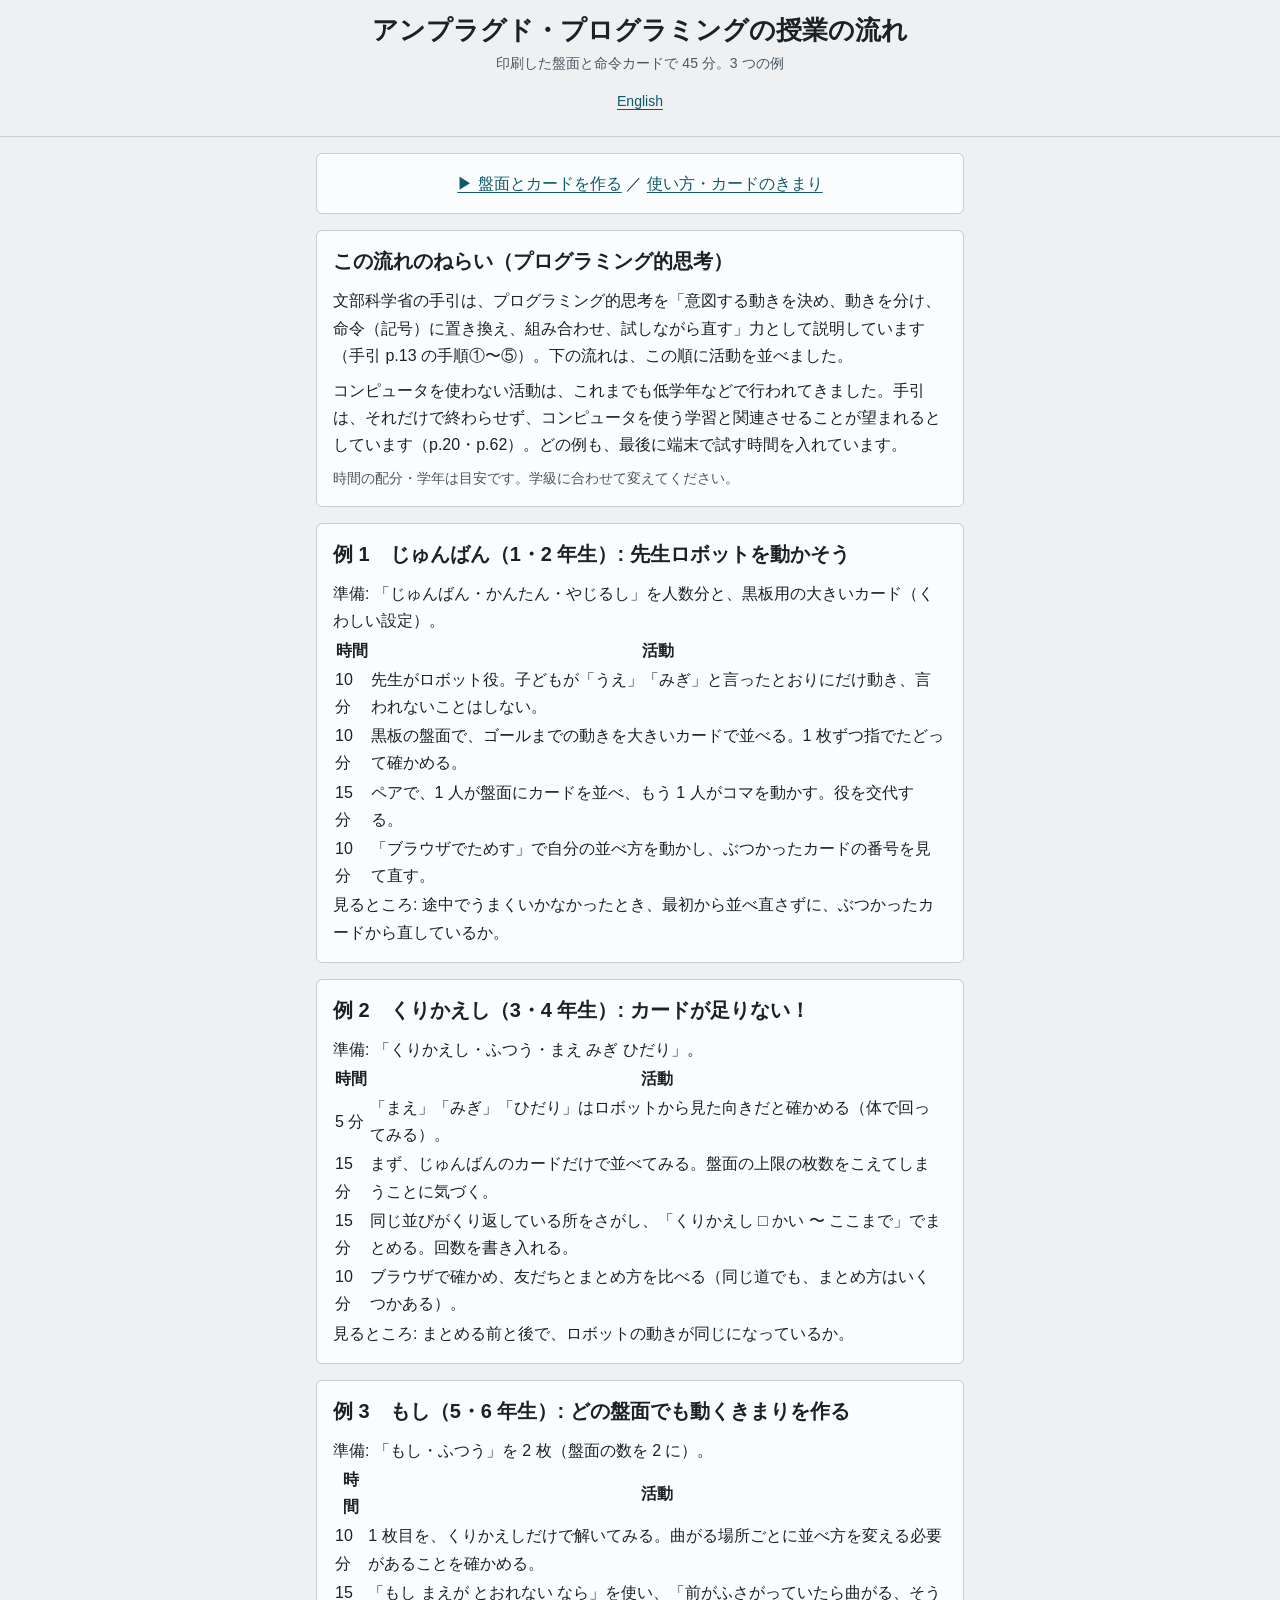
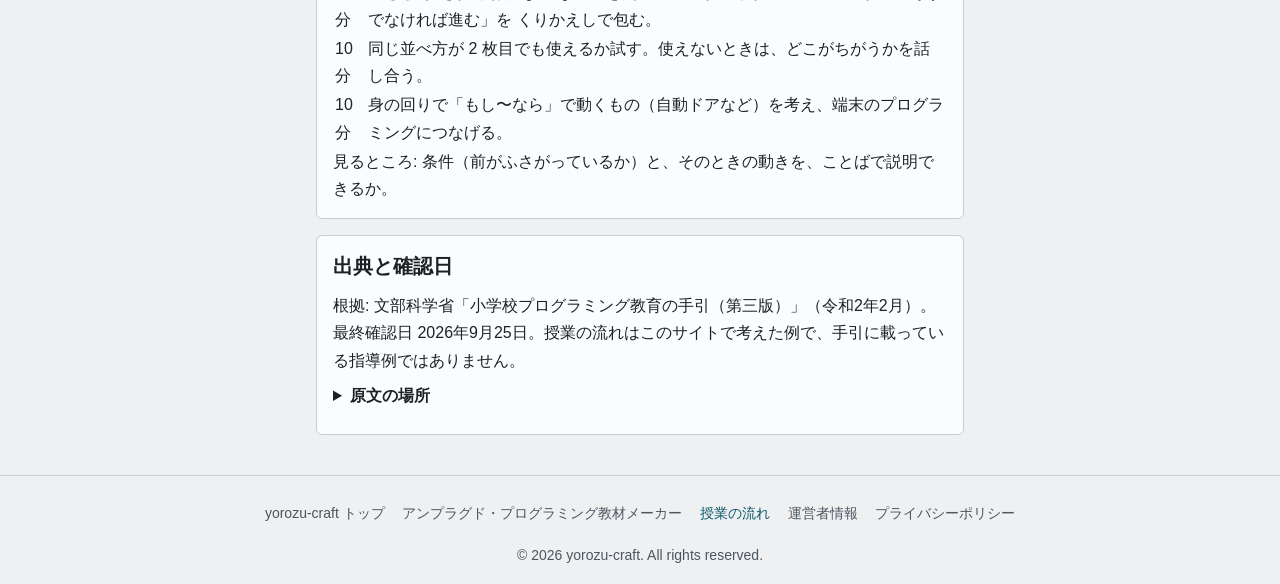
<file: jugyou.html>
<!DOCTYPE html>
<html lang="ja">
<head>
  <meta charset="UTF-8">
  <meta name="viewport" content="width=device-width, initial-scale=1.0">
  <title>アンプラグド・プログラミングの授業の流れ（低学年〜）｜yorozu-craft</title>
  <meta name="description" content="アンプラグド・プログラミングの授業の流れを 3 つ。低学年の「じゅんばん」、中学年の「くりかえし」、高学年の「もし」。印刷した盤面と命令カードで 45 分。">
  <meta name="robots" content="index, follow">
  <link rel="canonical" href="https://yorozu-craft.com/unplugged/jugyou.html">
  <link rel="alternate" hreflang="ja" href="https://yorozu-craft.com/unplugged/jugyou.html">
  <link rel="alternate" hreflang="en" href="https://yorozu-craft.com/unplugged/en/lessons.html">
  <link rel="alternate" hreflang="x-default" href="https://yorozu-craft.com/unplugged/jugyou.html">

  <meta property="og:title" content="アンプラグド・プログラミングの授業の流れ（低学年〜）">
  <meta property="og:description" content="アンプラグド・プログラミングの授業の流れを 3 つ（じゅんばん・くりかえし・もし）。">
  <meta property="og:type" content="article">
  <meta property="og:url" content="https://yorozu-craft.com/unplugged/jugyou.html">
  <meta property="og:site_name" content="yorozu-craft">
  <meta property="og:locale" content="ja_JP">
  <meta property="og:image" content="https://yorozu-craft.com/unplugged/og-image.png">
  <meta property="og:image:width" content="1200">
  <meta property="og:image:height" content="630">
  <meta name="twitter:card" content="summary_large_image">

  <!-- Google AdSense（サイト所有確認 + 広告配信スクリプト） -->
  <meta name="google-adsense-account" content="ca-pub-5375267956079717">
  <script async src="https://pagead2.googlesyndication.com/pagead/js/adsbygoogle.js?client=ca-pub-5375267956079717"
     crossorigin="anonymous"></script>

  <link rel="icon" href="./favicon.svg" type="image/svg+xml">
  <link rel="manifest" href="/unplugged/manifest.webmanifest">
  <link rel="apple-touch-icon" href="./apple-touch-icon.png">
  <link rel="stylesheet" href="./style.css">
</head>
<body>

  <header class="app-header">
    <h1>アンプラグド・プログラミングの授業の流れ</h1>
    <p class="subtitle">印刷した盤面と命令カードで 45 分。3 つの例</p>
    <p class="lang-switch"><a href="./en/lessons.html" hreflang="en" lang="en">English</a></p>
  </header>

  <main class="app-main">

    <p class="card" style="text-align:center"><a href="./">▶ 盤面とカードを作る</a> ／ <a href="./guide.html">使い方・カードのきまり</a></p>

    <article class="card content" id="about">
      <h2>この流れのねらい（プログラミング的思考）</h2>
      <p>文部科学省の手引は、プログラミング的思考を「意図する動きを決め、動きを分け、命令（記号）に置き換え、組み合わせ、試しながら直す」力として説明しています（手引 p.13 の手順①〜⑤）。下の流れは、この順に活動を並べました。</p>
      <p>コンピュータを使わない活動は、これまでも低学年などで行われてきました。手引は、それだけで終わらせず、コンピュータを使う学習と関連させることが望まれるとしています（p.20・p.62）。どの例も、最後に端末で試す時間を入れています。</p>
      <p class="small">時間の配分・学年は目安です。学級に合わせて変えてください。</p>
    </article>

    <article class="card content" id="plan1">
      <h2>例 1　じゅんばん（1・2 年生）: 先生ロボットを動かそう</h2>
      <p>準備: 「じゅんばん・かんたん・やじるし」を人数分と、黒板用の大きいカード（くわしい設定）。</p>
      <table>
        <tr><th>時間</th><th>活動</th></tr>
        <tr><td>10 分</td><td>先生がロボット役。子どもが「うえ」「みぎ」と言ったとおりにだけ動き、言われないことはしない。</td></tr>
        <tr><td>10 分</td><td>黒板の盤面で、ゴールまでの動きを大きいカードで並べる。1 枚ずつ指でたどって確かめる。</td></tr>
        <tr><td>15 分</td><td>ペアで、1 人が盤面にカードを並べ、もう 1 人がコマを動かす。役を交代する。</td></tr>
        <tr><td>10 分</td><td>「ブラウザでためす」で自分の並べ方を動かし、ぶつかったカードの番号を見て直す。</td></tr>
      </table>
      <p>見るところ: 途中でうまくいかなかったとき、最初から並べ直さずに、ぶつかったカードから直しているか。</p>
    </article>

    <article class="card content" id="plan2">
      <h2>例 2　くりかえし（3・4 年生）: カードが足りない！</h2>
      <p>準備: 「くりかえし・ふつう・まえ みぎ ひだり」。</p>
      <table>
        <tr><th>時間</th><th>活動</th></tr>
        <tr><td>5 分</td><td>「まえ」「みぎ」「ひだり」はロボットから見た向きだと確かめる（体で回ってみる）。</td></tr>
        <tr><td>15 分</td><td>まず、じゅんばんのカードだけで並べてみる。盤面の上限の枚数をこえてしまうことに気づく。</td></tr>
        <tr><td>15 分</td><td>同じ並びがくり返している所をさがし、「くりかえし □ かい 〜 ここまで」でまとめる。回数を書き入れる。</td></tr>
        <tr><td>10 分</td><td>ブラウザで確かめ、友だちとまとめ方を比べる（同じ道でも、まとめ方はいくつかある）。</td></tr>
      </table>
      <p>見るところ: まとめる前と後で、ロボットの動きが同じになっているか。</p>
    </article>

    <article class="card content" id="plan3">
      <h2>例 3　もし（5・6 年生）: どの盤面でも動くきまりを作る</h2>
      <p>準備: 「もし・ふつう」を 2 枚（盤面の数を 2 に）。</p>
      <table>
        <tr><th>時間</th><th>活動</th></tr>
        <tr><td>10 分</td><td>1 枚目を、くりかえしだけで解いてみる。曲がる場所ごとに並べ方を変える必要があることを確かめる。</td></tr>
        <tr><td>15 分</td><td>「もし まえが とおれない なら」を使い、「前がふさがっていたら曲がる、そうでなければ進む」を くりかえしで包む。</td></tr>
        <tr><td>10 分</td><td>同じ並べ方が 2 枚目でも使えるか試す。使えないときは、どこがちがうかを話し合う。</td></tr>
        <tr><td>10 分</td><td>身の回りで「もし〜なら」で動くもの（自動ドアなど）を考え、端末のプログラミングにつなげる。</td></tr>
      </table>
      <p>見るところ: 条件（前がふさがっているか）と、そのときの動きを、ことばで説明できるか。</p>
    </article>

    <article class="card content" id="source">
      <h2>出典と確認日</h2>
      <p>根拠: 文部科学省「小学校プログラミング教育の手引（第三版）」（令和2年2月）。最終確認日 <time datetime="2026-09-25">2026年9月25日</time>。授業の流れはこのサイトで考えた例で、手引に載っている指導例ではありません。</p>
      <details><summary>原文の場所</summary><p><a href="https://www.mext.go.jp/a_menu/shotou/zyouhou/detail/1403162.htm" rel="noopener">文部科学省「小学校プログラミング教育の手引」</a>: p.9「プログラミング的思考」の説明、p.13〜14 コンピュータを動作させるための手順①〜⑤、p.20「ア コンピュータを用いずに行う指導の考え方」、p.62 Q4。</p></details>
    </article>

  </main>

  <footer class="app-footer">
    <nav class="footer-nav" aria-label="フッターナビゲーション">
      <ul>
        <li><a href="../">yorozu-craft トップ</a></li>
        <li><a href="./">アンプラグド・プログラミング教材メーカー</a></li>
        <li><a href="./jugyou.html" aria-current="page">授業の流れ</a></li>
        <li><a href="../about.html">運営者情報</a></li>
        <li><a href="../privacy-policy.html">プライバシーポリシー</a></li>
      </ul>
    </nav>
    <p>&copy; 2026 yorozu-craft. All rights reserved.</p>
  </footer>

  <script src="./constants.js"></script>
  <!-- Cloudflare Web Analytics（Cookie を使わないアクセス解析） --><script type='module' src='https://static.cloudflareinsights.com/beacon.min.js' data-cf-beacon='{"token": "b79bf821e1fd4b6683866d493b1de426"}'></script><!-- End Cloudflare Web Analytics -->
</body>
</html>
</file>
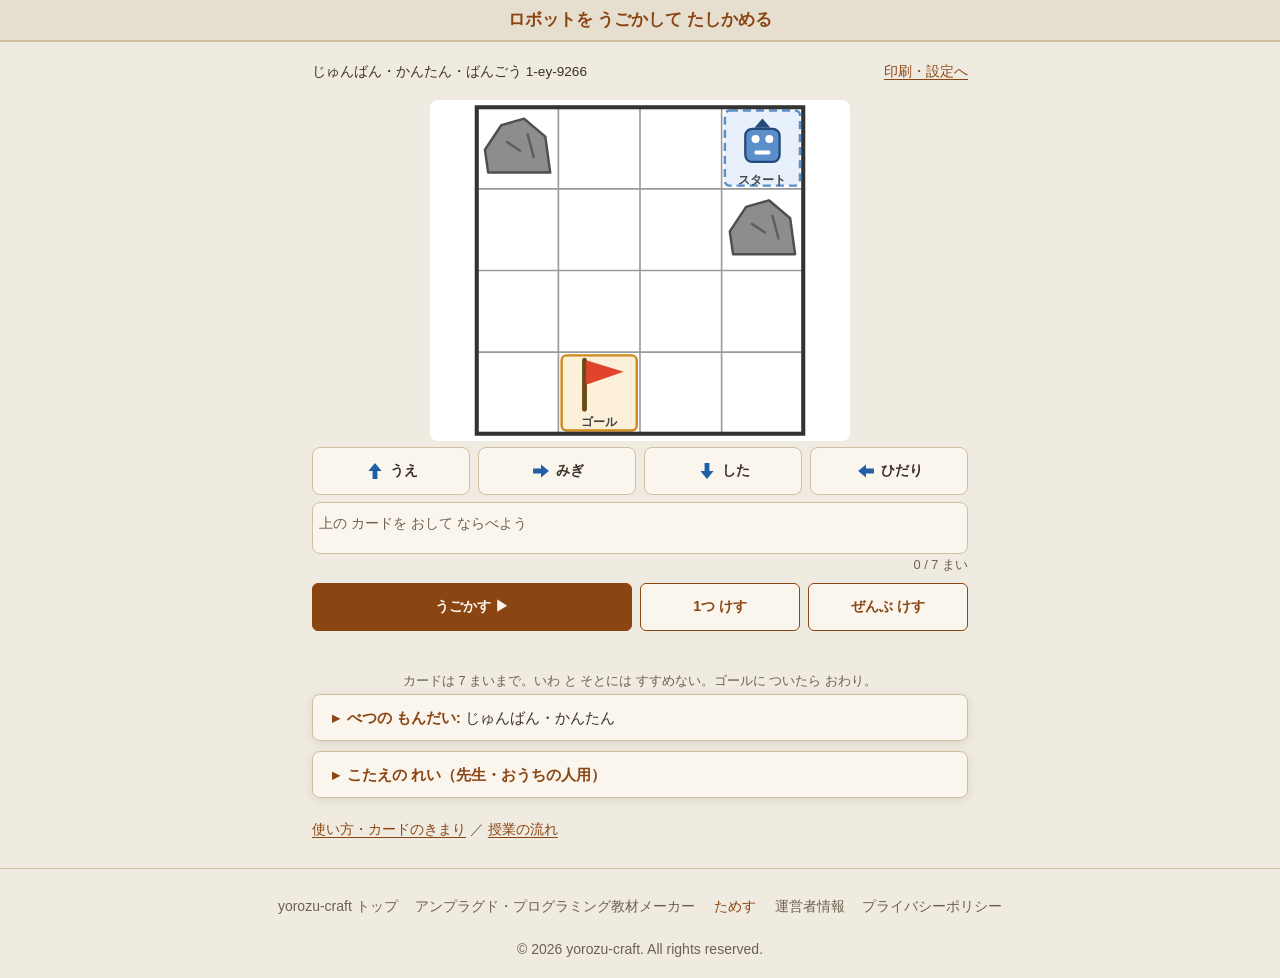
<file: try.html>
<!DOCTYPE html>
<html lang="ja" data-skin="base">
<head>
  <meta charset="UTF-8">
  <meta name="viewport" content="width=device-width, initial-scale=1.0">
  <title>ロボットを動かしてためす｜アンプラグド・プログラミング教材メーカー｜yorozu-craft</title>
  <meta name="description" content="印刷した盤面と同じ盤面で、カードを並べてロボットを動かし、ゴールに着くかをブラウザでたしかめる。登録なし。">
  <meta name="robots" content="noindex, follow">
  <link rel="canonical" href="https://yorozu-craft.com/unplugged/try.html">
  <meta property="og:title" content="ロボットを動かしてためす｜アンプラグド・プログラミング教材メーカー">
  <meta property="og:description" content="印刷した盤面と同じ盤面で、カードを並べてロボットを動かし、ゴールに着くかをブラウザでたしかめる。">
  <meta property="og:type" content="website">
  <meta property="og:url" content="https://yorozu-craft.com/unplugged/try.html">
  <meta property="og:site_name" content="yorozu-craft">
  <meta property="og:locale" content="ja_JP">
  <meta property="og:image" content="https://yorozu-craft.com/unplugged/og-image.png">
  <meta property="og:image:width" content="1200">
  <meta property="og:image:height" content="630">
  <meta name="twitter:card" content="summary_large_image">
  <meta name="theme-color" content="#8b4513" media="(prefers-color-scheme: light)">
  <meta name="theme-color" content="#1c1814" media="(prefers-color-scheme: dark)">
  <!-- こどもが操作する画面なので AdSense は meta だけ（todofuken-quiz の本体と同じ。README「ツールを追加するとき」5・D18）。広告は使い方ページで -->
  <meta name="google-adsense-account" content="ca-pub-5375267956079717">
  <link rel="icon" href="./favicon.svg" type="image/svg+xml">
  <link rel="apple-touch-icon" href="./apple-touch-icon.png">
  <link rel="manifest" href="./manifest.webmanifest">
  <link rel="stylesheet" href="./style.css">
</head>
<body class="try-page">

  <header class="app-header">
    <h1>ロボットを うごかして たしかめる</h1>
  </header>

  <main class="app-main">
    <div class="try-top">
      <span id="try-info"></span>
      <a id="to-print" href="./">印刷・設定へ</a>
    </div>

    <div class="try-board" id="board-box"></div>
    <div class="palette" id="palette" role="group" aria-label="カード"></div>

    <div class="prog-box" id="prog-box" aria-live="polite"><output class="small" id="prog-empty">上の カードを おして ならべよう</output></div>
    <p class="prog-count" id="prog-count"></p>

    <div class="run-row">
      <button type="button" class="btn" id="run">うごかす ▶</button>
      <button type="button" class="btn btn-sub" id="undo">1つ けす</button>
      <button type="button" class="btn btn-sub" id="clear">ぜんぶ けす</button>
    </div>
    <p class="try-result" id="result" role="status"></p>
    <p class="try-rule" id="try-rule"></p>

    <details class="card opt" id="opt-next">
      <summary>べつの もんだい: <span class="opt-state"></span></summary>
      <div class="field">
        <label for="t-step">ならうこと</label>
        <select id="t-step"><option value="1">じゅんばん</option><option value="2">くりかえし</option><option value="3">もし</option></select>
      </div>
      <div class="field">
        <label for="t-level">むずかしさ</label>
        <select id="t-level"><option value="easy">かんたん 4×4</option><option value="normal">ふつう 5×5</option><option value="hard">むずかしい 6×6</option></select>
      </div>
      <div class="field">
        <label for="t-mode">カード</label>
        <select id="t-mode"><option value="yaji">やじるし</option><option value="muki">まえ・みぎ・ひだり</option></select>
      </div>
      <button type="button" class="btn" id="next">つぎの もんだい</button>
    </details>

    <details class="card opt" id="opt-answer">
      <summary>こたえの れい（先生・おうちの人用）</summary>
      <div id="answer"></div>
      <p class="small">印刷の画面で保存した設定を消すとき（1 秒 長押し）：<br><button type="button" class="btn btn-sub" data-reset-storage="unplugged_" data-reset-hold>保存した内容をすべて消す（初期状態に戻す）</button></p>
    </details>

    <p class="small"><a href="./guide.html">使い方・カードのきまり</a> ／ <a href="./jugyou.html">授業の流れ</a></p>
  </main>

  <footer class="app-footer">
    <nav class="footer-nav" aria-label="フッターナビゲーション">
      <ul>
        <li><a href="../">yorozu-craft トップ</a></li>
        <li><a href="./">アンプラグド・プログラミング教材メーカー</a></li>
        <li><a href="./try.html" aria-current="page">ためす</a></li>
        <li><a href="../about.html">運営者情報</a></li>
        <li><a href="../privacy-policy.html">プライバシーポリシー</a></li>
      </ul>
    </nav>
    <p>&copy; 2026 yorozu-craft. All rights reserved.</p>
  </footer>

  <script src="./screen.js"></script>
  <script src="./puzzle.js"></script>
  <script src="./calc.js"></script>
  <script src="./sheets.js"></script>
  <script src="./reset-storage.js"></script>
  <script src="./try.js"></script>
  <!-- Cloudflare Web Analytics（Cookie を使わないアクセス解析） --><script type='module' src='https://static.cloudflareinsights.com/beacon.min.js' data-cf-beacon='{"token": "b79bf821e1fd4b6683866d493b1de426"}'></script><!-- End Cloudflare Web Analytics -->
</body>
</html>
</file>
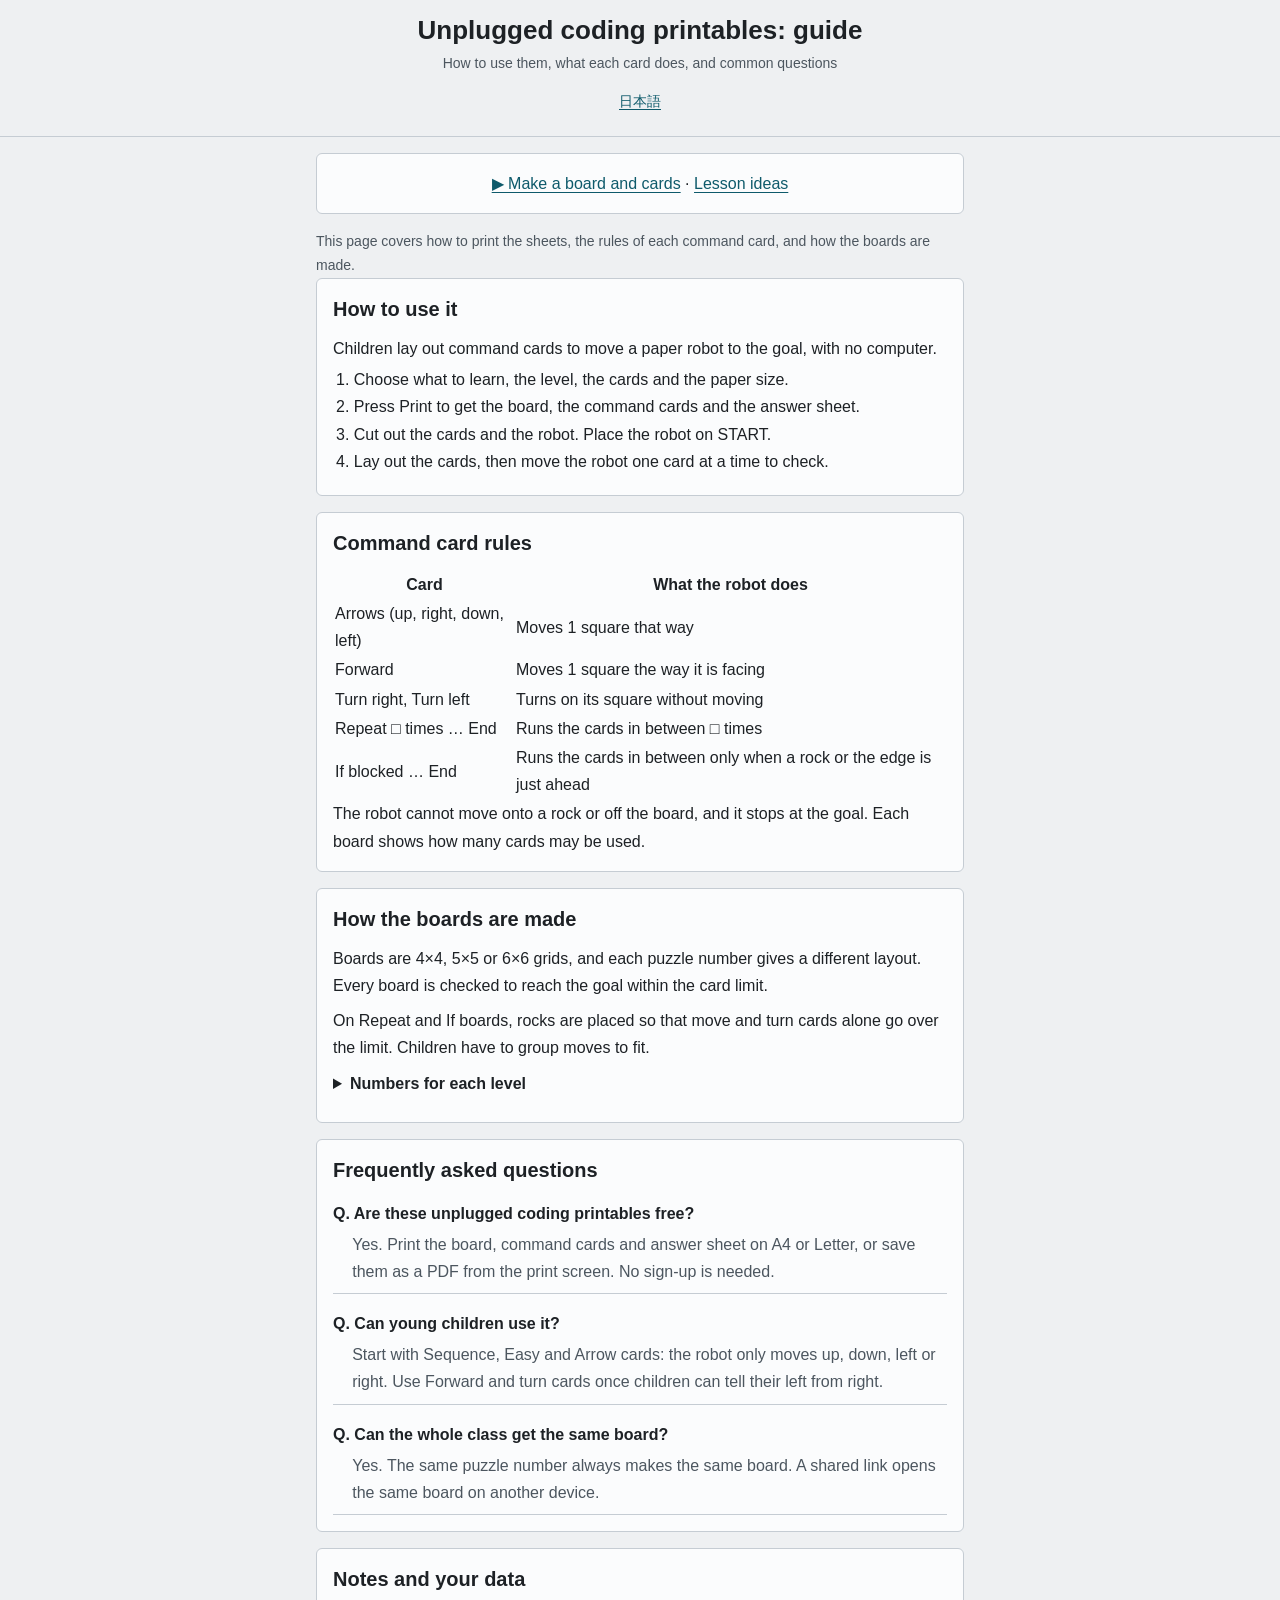
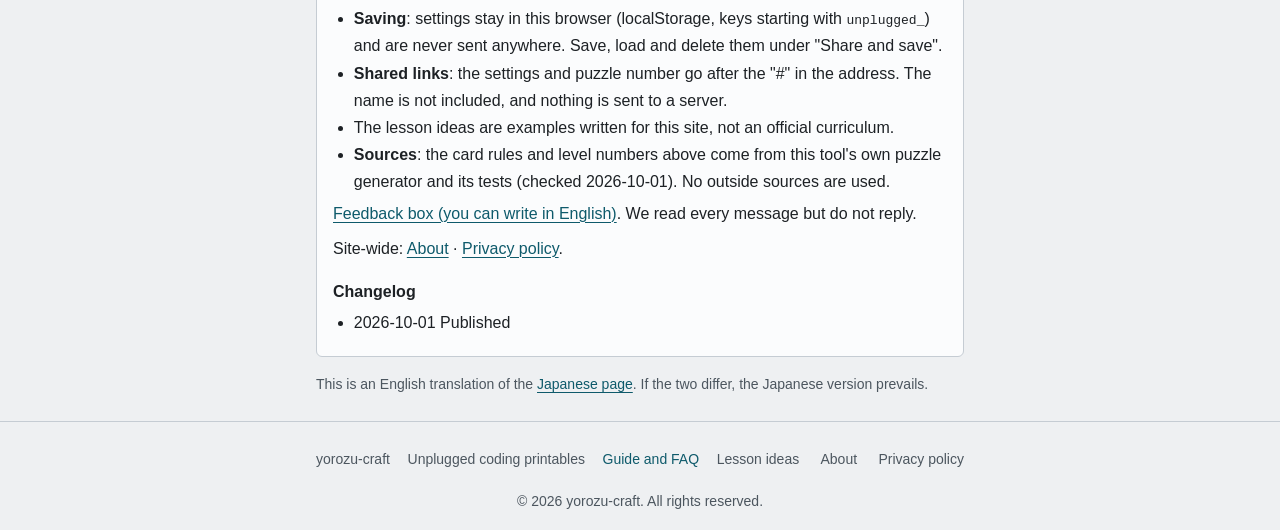
<file: en/guide.html>
<!DOCTYPE html>
<html lang="en">
<head>
  <meta charset="UTF-8">
  <meta name="viewport" content="width=device-width, initial-scale=1.0">
  <title>Unplugged Coding Printables: How to Use, Card Rules and FAQ | yorozu-craft</title>
  <meta name="description" content="How to print and use the robot board and command cards for unplugged coding: what each card does, how the boards are made, and answers to common questions.">
  <meta name="robots" content="index, follow">
  <link rel="canonical" href="https://yorozu-craft.com/unplugged/en/guide.html">
  <link rel="alternate" hreflang="ja" href="https://yorozu-craft.com/unplugged/guide.html">
  <link rel="alternate" hreflang="en" href="https://yorozu-craft.com/unplugged/en/guide.html">
  <link rel="alternate" hreflang="x-default" href="https://yorozu-craft.com/unplugged/guide.html">

  <meta property="og:title" content="Unplugged Coding Printables: How to Use and Card Rules">
  <meta property="og:description" content="What each command card does, how the boards are made, and common questions.">
  <meta property="og:type" content="article">
  <meta property="og:url" content="https://yorozu-craft.com/unplugged/en/guide.html">
  <meta property="og:site_name" content="yorozu-craft">
  <meta property="og:locale" content="en_US">
  <meta property="og:locale:alternate" content="ja_JP">
  <meta property="og:image" content="https://yorozu-craft.com/unplugged/og-image.png">
  <meta name="twitter:card" content="summary_large_image">
  <meta name="theme-color" content="#eef0f2" media="(prefers-color-scheme: light)">
  <meta name="theme-color" content="#15191d" media="(prefers-color-scheme: dark)">

  <script type="application/ld+json">
  {
    "@context": "https://schema.org",
    "@type": "FAQPage",
    "mainEntity": [
      {
        "@type": "Question",
        "name": "Are these unplugged coding printables free?",
        "acceptedAnswer": {
          "@type": "Answer",
          "text": "Yes. Print the board, command cards and answer sheet on A4 or Letter, or save them as a PDF from the print screen. No sign-up is needed."
        }
      },
      {
        "@type": "Question",
        "name": "Can young children use it?",
        "acceptedAnswer": {
          "@type": "Answer",
          "text": "Start with Sequence, Easy and Arrow cards: the robot only moves up, down, left or right. Use Forward and turn cards once children can tell their left from right."
        }
      },
      {
        "@type": "Question",
        "name": "Can the whole class get the same board?",
        "acceptedAnswer": {
          "@type": "Answer",
          "text": "Yes. The same puzzle number always makes the same board. A shared link opens the same board on another device."
        }
      }
    ]
  }
  </script>

  <!-- Google AdSense（サイト所有確認 + 広告配信スクリプト） -->
  <meta name="google-adsense-account" content="ca-pub-5375267956079717">
  <script async src="https://pagead2.googlesyndication.com/pagead/js/adsbygoogle.js?client=ca-pub-5375267956079717"
     crossorigin="anonymous"></script>

  <link rel="icon" href="../favicon.svg" type="image/svg+xml">
  <link rel="manifest" href="/unplugged/manifest.webmanifest">
  <link rel="apple-touch-icon" href="../apple-touch-icon.png">
  <link rel="stylesheet" href="../style.css">
</head>
<body>

  <header class="app-header">
    <h1>Unplugged coding printables: guide</h1>
    <p class="subtitle">How to use them, what each card does, and common questions</p>
    <p class="lang-switch"><a href="../guide.html" hreflang="ja" lang="ja">日本語</a></p>
  </header>

  <main class="app-main">

    <p class="card" style="text-align:center"><a href="./">▶ Make a board and cards</a> · <a href="./lessons.html">Lesson ideas</a></p>
    <p class="small">This page covers how to print the sheets, the rules of each command card, and how the boards are made.</p>

    <article class="card content" id="howto">
      <h2>How to use it</h2>
      <p>Children lay out command cards to move a paper robot to the goal, with no computer.</p>
      <ol>
        <li>Choose what to learn, the level, the cards and the paper size.</li>
        <li>Press Print to get the board, the command cards and the answer sheet.</li>
        <li>Cut out the cards and the robot. Place the robot on START.</li>
        <li>Lay out the cards, then move the robot one card at a time to check.</li>
      </ol>
    </article>

    <article class="card content" id="rules">
      <h2>Command card rules</h2>
      <table>
        <tr><th>Card</th><th>What the robot does</th></tr>
        <tr><td>Arrows (up, right, down, left)</td><td>Moves 1 square that way</td></tr>
        <tr><td>Forward</td><td>Moves 1 square the way it is facing</td></tr>
        <tr><td>Turn right, Turn left</td><td>Turns on its square without moving</td></tr>
        <tr><td>Repeat □ times … End</td><td>Runs the cards in between □ times</td></tr>
        <tr><td>If blocked … End</td><td>Runs the cards in between only when a rock or the edge is just ahead</td></tr>
      </table>
      <p>The robot cannot move onto a rock or off the board, and it stops at the goal. Each board shows how many cards may be used.</p>
    </article>

    <article class="card content" id="levels">
      <h2>How the boards are made</h2>
      <p>Boards are 4×4, 5×5 or 6×6 grids, and each puzzle number gives a different layout. Every board is checked to reach the goal within the card limit.</p>
      <p>On Repeat and If boards, rocks are placed so that move and turn cards alone go over the limit. Children have to group moves to fit.</p>
      <details>
        <summary>Numbers for each level</summary>
        <p>Easy: 2–3 rocks, and the Sequence limit is the shortest program plus 2 cards. Medium: 4–5 rocks, plus 1. Hard: 6–8 rocks, plus 0. Repeat and If boards may have more rocks.</p>
      </details>
    </article>

    <article class="card content" id="faq">
      <h2>Frequently asked questions</h2>
      <dl class="faq">
        <dt>Are these unplugged coding printables free?</dt>
        <dd>Yes. Print the board, command cards and answer sheet on A4 or Letter, or save them as a PDF from the print screen. No sign-up is needed.</dd>
        <dt>Can young children use it?</dt>
        <dd>Start with Sequence, Easy and Arrow cards: the robot only moves up, down, left or right. Use Forward and turn cards once children can tell their left from right.</dd>
        <dt>Can the whole class get the same board?</dt>
        <dd>Yes. The same puzzle number always makes the same board. A shared link opens the same board on another device.</dd>
      </dl>
    </article>

    <article class="card content" id="notes">
      <h2>Notes and your data</h2>
      <ul>
        <li><strong>Saving</strong>: settings stay in this browser (localStorage, keys starting with <code>unplugged_</code>) and are never sent anywhere. Save, load and delete them under "Share and save".</li>
        <li><strong>Shared links</strong>: the settings and puzzle number go after the "#" in the address. The name is not included, and nothing is sent to a server.</li>
        <li>The lesson ideas are examples written for this site, not an official curriculum.</li>
        <li><strong>Sources</strong>: the card rules and level numbers above come from this tool's own puzzle generator and its tests (checked 2026-10-01). No outside sources are used.</li>
      </ul>
      <p><a href="/post/?from=/unplugged/en/guide.html">Feedback box (you can write in English)</a>. We read every message but do not reply.</p>
      <p>Site-wide: <a href="../../en/about.html">About</a> · <a href="../../en/privacy-policy.html">Privacy policy</a>.</p>

      <h3 id="changelog">Changelog</h3>
      <ul>
        <li><time datetime="2026-10-01">2026-10-01</time> Published</li>
      </ul>
    </article>

    <p class="small translation-note">This is an English translation of the <a href="../guide.html" hreflang="ja">Japanese page</a>. If the two differ, the Japanese version prevails.</p>
  </main>

  <footer class="app-footer">
    <nav class="footer-nav" aria-label="Footer">
      <ul>
        <li><a href="https://yorozu-craft.com/en/">yorozu-craft</a></li>
        <li><a href="./">Unplugged coding printables</a></li>
        <li><a href="./guide.html" aria-current="page">Guide and FAQ</a></li>
        <li><a href="./lessons.html">Lesson ideas</a></li>
        <li><a href="../../en/about.html">About</a></li>
        <li><a href="../../en/privacy-policy.html">Privacy policy</a></li>
      </ul>
    </nav>
    <p>&copy; 2026 yorozu-craft. All rights reserved.</p>
  </footer>

  <!-- Cloudflare Web Analytics（Cookie を使わないアクセス解析） --><script type='module' src='https://static.cloudflareinsights.com/beacon.min.js' data-cf-beacon='{"token": "b79bf821e1fd4b6683866d493b1de426"}'></script><!-- End Cloudflare Web Analytics -->
</body>
</html>
</file>
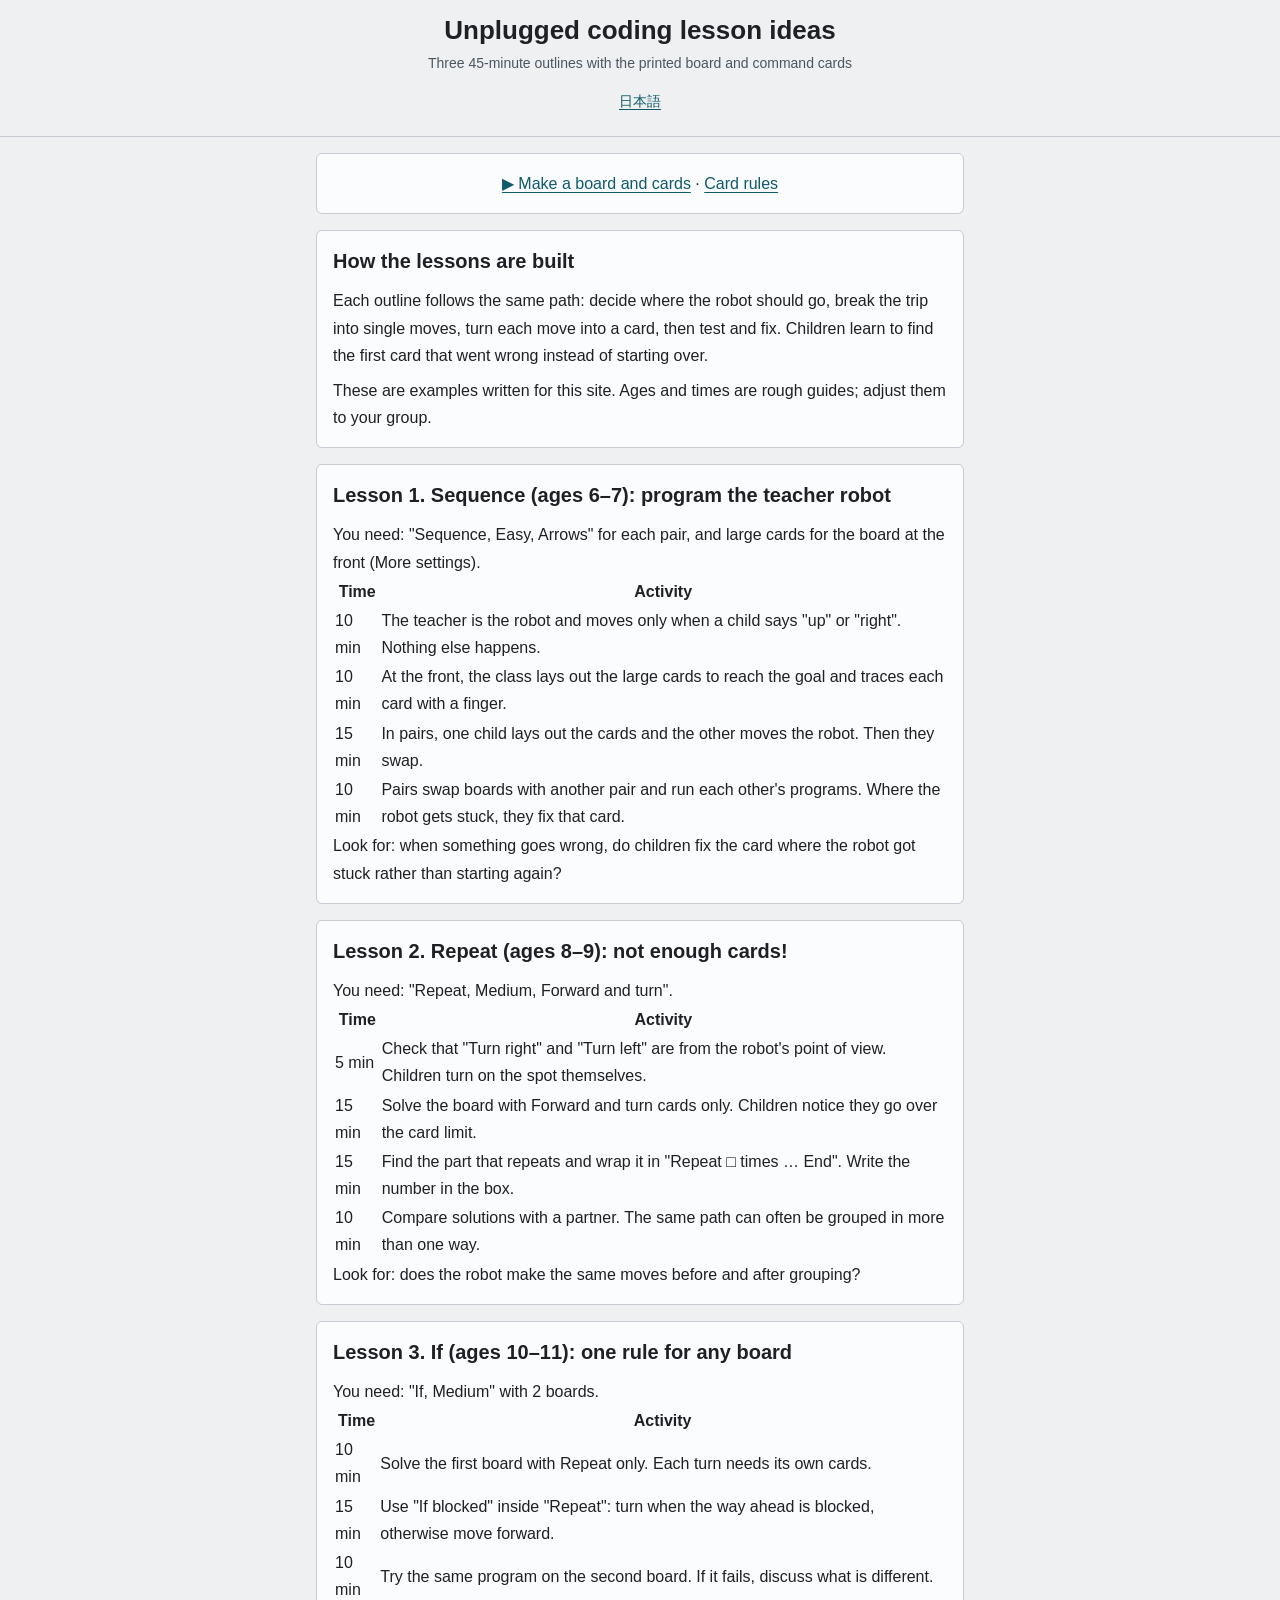
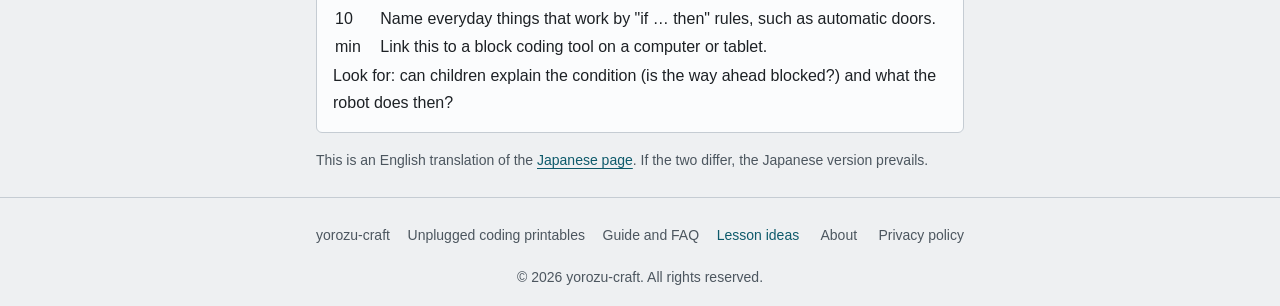
<file: en/lessons.html>
<!DOCTYPE html>
<html lang="en">
<head>
  <meta charset="UTF-8">
  <meta name="viewport" content="width=device-width, initial-scale=1.0">
  <title>Unplugged Coding Lesson Ideas: Sequence, Repeat and If in 45 Minutes | yorozu-craft</title>
  <meta name="description" content="Three 45-minute unplugged coding lesson outlines using a printed robot board and command cards: sequence, repeat (loops) and if (conditions).">
  <meta name="robots" content="index, follow">
  <link rel="canonical" href="https://yorozu-craft.com/unplugged/en/lessons.html">
  <link rel="alternate" hreflang="ja" href="https://yorozu-craft.com/unplugged/jugyou.html">
  <link rel="alternate" hreflang="en" href="https://yorozu-craft.com/unplugged/en/lessons.html">
  <link rel="alternate" hreflang="x-default" href="https://yorozu-craft.com/unplugged/jugyou.html">

  <meta property="og:title" content="Unplugged Coding Lesson Ideas: Sequence, Repeat and If">
  <meta property="og:description" content="Three 45-minute lesson outlines with a printed robot board and command cards.">
  <meta property="og:type" content="article">
  <meta property="og:url" content="https://yorozu-craft.com/unplugged/en/lessons.html">
  <meta property="og:site_name" content="yorozu-craft">
  <meta property="og:locale" content="en_US">
  <meta property="og:locale:alternate" content="ja_JP">
  <meta property="og:image" content="https://yorozu-craft.com/unplugged/og-image.png">
  <meta name="twitter:card" content="summary_large_image">
  <meta name="theme-color" content="#eef0f2" media="(prefers-color-scheme: light)">
  <meta name="theme-color" content="#15191d" media="(prefers-color-scheme: dark)">

  <!-- Google AdSense（サイト所有確認 + 広告配信スクリプト） -->
  <meta name="google-adsense-account" content="ca-pub-5375267956079717">
  <script async src="https://pagead2.googlesyndication.com/pagead/js/adsbygoogle.js?client=ca-pub-5375267956079717"
     crossorigin="anonymous"></script>

  <link rel="icon" href="../favicon.svg" type="image/svg+xml">
  <link rel="manifest" href="/unplugged/manifest.webmanifest">
  <link rel="apple-touch-icon" href="../apple-touch-icon.png">
  <link rel="stylesheet" href="../style.css">
</head>
<body>

  <header class="app-header">
    <h1>Unplugged coding lesson ideas</h1>
    <p class="subtitle">Three 45-minute outlines with the printed board and command cards</p>
    <p class="lang-switch"><a href="../jugyou.html" hreflang="ja" lang="ja">日本語</a></p>
  </header>

  <main class="app-main">

    <p class="card" style="text-align:center"><a href="./">▶ Make a board and cards</a> · <a href="./guide.html">Card rules</a></p>

    <article class="card content" id="about">
      <h2>How the lessons are built</h2>
      <p>Each outline follows the same path: decide where the robot should go, break the trip into single moves, turn each move into a card, then test and fix. Children learn to find the first card that went wrong instead of starting over.</p>
      <p>These are examples written for this site. Ages and times are rough guides; adjust them to your group.</p>
    </article>

    <article class="card content" id="plan1">
      <h2>Lesson 1. Sequence (ages 6–7): program the teacher robot</h2>
      <p>You need: "Sequence, Easy, Arrows" for each pair, and large cards for the board at the front (More settings).</p>
      <table>
        <tr><th>Time</th><th>Activity</th></tr>
        <tr><td>10 min</td><td>The teacher is the robot and moves only when a child says "up" or "right". Nothing else happens.</td></tr>
        <tr><td>10 min</td><td>At the front, the class lays out the large cards to reach the goal and traces each card with a finger.</td></tr>
        <tr><td>15 min</td><td>In pairs, one child lays out the cards and the other moves the robot. Then they swap.</td></tr>
        <tr><td>10 min</td><td>Pairs swap boards with another pair and run each other's programs. Where the robot gets stuck, they fix that card.</td></tr>
      </table>
      <p>Look for: when something goes wrong, do children fix the card where the robot got stuck rather than starting again?</p>
    </article>

    <article class="card content" id="plan2">
      <h2>Lesson 2. Repeat (ages 8–9): not enough cards!</h2>
      <p>You need: "Repeat, Medium, Forward and turn".</p>
      <table>
        <tr><th>Time</th><th>Activity</th></tr>
        <tr><td>5 min</td><td>Check that "Turn right" and "Turn left" are from the robot's point of view. Children turn on the spot themselves.</td></tr>
        <tr><td>15 min</td><td>Solve the board with Forward and turn cards only. Children notice they go over the card limit.</td></tr>
        <tr><td>15 min</td><td>Find the part that repeats and wrap it in "Repeat □ times … End". Write the number in the box.</td></tr>
        <tr><td>10 min</td><td>Compare solutions with a partner. The same path can often be grouped in more than one way.</td></tr>
      </table>
      <p>Look for: does the robot make the same moves before and after grouping?</p>
    </article>

    <article class="card content" id="plan3">
      <h2>Lesson 3. If (ages 10–11): one rule for any board</h2>
      <p>You need: "If, Medium" with 2 boards.</p>
      <table>
        <tr><th>Time</th><th>Activity</th></tr>
        <tr><td>10 min</td><td>Solve the first board with Repeat only. Each turn needs its own cards.</td></tr>
        <tr><td>15 min</td><td>Use "If blocked" inside "Repeat": turn when the way ahead is blocked, otherwise move forward.</td></tr>
        <tr><td>10 min</td><td>Try the same program on the second board. If it fails, discuss what is different.</td></tr>
        <tr><td>10 min</td><td>Name everyday things that work by "if … then" rules, such as automatic doors. Link this to a block coding tool on a computer or tablet.</td></tr>
      </table>
      <p>Look for: can children explain the condition (is the way ahead blocked?) and what the robot does then?</p>
    </article>

    <p class="small translation-note">This is an English translation of the <a href="../jugyou.html" hreflang="ja">Japanese page</a>. If the two differ, the Japanese version prevails.</p>
  </main>

  <footer class="app-footer">
    <nav class="footer-nav" aria-label="Footer">
      <ul>
        <li><a href="https://yorozu-craft.com/en/">yorozu-craft</a></li>
        <li><a href="./">Unplugged coding printables</a></li>
        <li><a href="./guide.html">Guide and FAQ</a></li>
        <li><a href="./lessons.html" aria-current="page">Lesson ideas</a></li>
        <li><a href="../../en/about.html">About</a></li>
        <li><a href="../../en/privacy-policy.html">Privacy policy</a></li>
      </ul>
    </nav>
    <p>&copy; 2026 yorozu-craft. All rights reserved.</p>
  </footer>

  <!-- Cloudflare Web Analytics（Cookie を使わないアクセス解析） --><script type='module' src='https://static.cloudflareinsights.com/beacon.min.js' data-cf-beacon='{"token": "b79bf821e1fd4b6683866d493b1de426"}'></script><!-- End Cloudflare Web Analytics -->
</body>
</html>
</file>
<file: style.css>
/* ===========================
   アンプラグド・プログラミング教材メーカー — yorozu-common v2 の皮（B「静かな道具」、yorozu-plans DESIGN.md）に載せ替え（K192 段 3 の 2）
   色・字・角・線は皮のトークンだけを使う。ここに書くのは配置とこの道具だけの部品
   ダークモードは端末の設定に自動で合わせる（prefers-color-scheme。手動切替は付けない）
   try.html だけは土台（<html data-skin="base">）で皮が外れる。その見た目は「try.html（土台）の見た目」の節が持つ
   =========================== */
/* yorozu-common:begin v2 — サイト共通の土台と皮。正本は youheioonuki.github.io の tools/common/v2/base.css と skin.css（yorozu-plans DESIGN.md）。
   この begin〜end の間は手で直さない（tools/sync-common.mjs で全ツールに配る。ツール固有の上書きは end の後に書く） */
/* yorozu-common v2 土台の層（yorozu-plans ROADMAP 7.98 D369、DESIGN.md）。すべてのページ（見せる・遊ぶ・世界を持つページも）に当てる。
   見た目（色・字・面）は持たない: リセット、押せる高さ、フォーカスの輪、入力の字の大きさ、読み上げの隠し字、動きを減らす設定、印刷で広告を出さない。
   色の値は各ページか共通の皮（skin.css）が --focus-ring・--focus・--muted・--error を決める。無ければ下の既定
   出どころ（v1 から引き継ぎ。2026-10-03 確認、yorozu-plans 企画書 59）: デジタル庁デザインシステム https://design.digital.go.jp/dads/ のコンテンツを加工して作成
   （フォーカスの輪・字の大きさの下限・入力欄のエラー表示。値は @digital-go-jp/design-tokens 2.0.1、MIT, (c) 2023 デジタル庁）。
   GOV.UK Frontend 6.5.1（MIT, (c) Crown copyright）の考え方: visually-hidden、エラーの文の前に読み上げ用の語 */
:root { --tap: 44px; --sp-1: 0.25rem; --sp-2: 0.5rem; --sp-3: 0.75rem; --sp-4: 1rem; --sp-6: 1.5rem; --sp-8: 2rem; --fs-s: 0.875rem; --fs-m: 1rem; --fs-l: 1.25rem; --fs-xl: 1.625rem; }
*, *::before, *::after { box-sizing: border-box; margin: 0; padding: 0; }
[hidden] { display: none !important; }
html { -webkit-text-size-adjust: 100%; text-size-adjust: 100%; }
:where(a, button, input, select, textarea, summary, [tabindex]):focus-visible {
  outline: 4px solid var(--focus-ring, #000); outline-offset: 2px; box-shadow: 0 0 0 2px var(--focus, #ffd43d);
}
@media (forced-colors: active) { :where(a, button, input, select, textarea, summary):focus-visible { outline-color: Highlight; } }
:where(input, select, textarea, button) { font: inherit; color: inherit; }
:where(input:not([type="checkbox"]):not([type="radio"]):not([type="range"]), select, textarea) { font-size: max(1rem, 16px); }
:where(button, summary, [role="button"]) { min-height: var(--tap); }
/* 1 つだけで置くリンク（nav の並び、使い方から道具へ戻るカード、言語の切り替え、パンくず）も押せる高さに。文中のリンクは対象外（WCAG 2.5.8。K192 の全巡回） */
:where(nav li > a, p.card > a:only-child, .lang-switch a, .crumb a) { display: inline-flex; align-items: center; justify-content: center; min-height: var(--tap); min-width: var(--tap); }
[aria-invalid="true"] { border-color: var(--error, #ce0000) !important; }
.field-error { color: var(--error, #ce0000); font-weight: 700; margin-top: var(--sp-1); }
.visually-hidden {
  position: absolute !important; width: 1px !important; height: 1px !important; margin: 0 !important; padding: 0 !important;
  overflow: hidden !important; clip-path: inset(50%) !important; white-space: nowrap !important; border: 0 !important;
}
@media (prefers-reduced-motion: reduce) { *, *::before, *::after { animation-duration: 0.01ms !important; animation-iteration-count: 1 !important; transition-duration: 0.01ms !important; scroll-behavior: auto !important; } }
@media print { ins.adsbygoogle, .google-auto-placed, iframe[id^="aswift"], iframe[id^="google_ads"] { display: none !important; } }
/* yorozu-common v2 共通の皮（B「静かな道具」。yorozu-plans ROADMAP 7.94〜7.99 D364・D366・D369、正典は DESIGN.md）。
   当てるのは計算・制度・道具・読み物・案内（docs/content-classes.csv の「皮」が「共通」）。base.css の後、ページ自身の CSS の前に読む（ページが上書きできる）。
   土台だけのページは <html data-skin="base">（CSV の「皮」から機械で付ける）で、この皮はすべて外れる。同じ CSS を共通と土台のページが使っていても出し分けられる。
   どの規則も :where() で詳細度を上げない（トークンは 0、要素の規則は要素 1 つ分のまま）。影・装飾・2 色以上の強調・端末依存の明朝は使わない */
:where(html:not([data-skin="base"])) {
  color-scheme: light dark;
  --bg: #eef0f2; --bg-2: #e2e6ea; --card: #fbfcfd; --text: #1d2125; --muted: #4c565f;
  --accent: #0e5a6b; --accent-soft: #dcecef; --on-accent: #ffffff;
  --border: #c5ccd3; --input-border: #6b7782;
  --error: #ce0000; --ok: #197a4b; --focus: #ffd43d; --focus-ring: #000;
  --font-ui: "Noto Sans JP", "Noto Sans CJK JP", "Hiragino Sans", "Hiragino Kaku Gothic ProN", Meiryo, sans-serif;
  --lh-body: 1.7; --lh-tight: 1.4; --radius: 6px; --line-input: 2px;
}
@media (prefers-color-scheme: dark) {
  :where(html:not([data-skin="base"])) {
    --bg: #15191d; --bg-2: #1c2227; --card: #1a1f24; --text: #e8ecef; --muted: #a8b3bc;
    --accent: #6fc3d4; --accent-soft: #14323a; --on-accent: #0b1a1e;
    --border: #2f373e; --input-border: #7a8792; --error: #ff8a7a; --ok: #6fcf97; --focus: #000; --focus-ring: #ffd43d;
  }
}
:where(html:not([data-skin="base"])) body { font-family: var(--font-ui); background: var(--bg); color: var(--text); line-height: var(--lh-body); font-variant-numeric: tabular-nums; }
:where(html:not([data-skin="base"])) h1 { font-size: var(--fs-xl); font-weight: 800; line-height: var(--lh-tight); }
:where(html:not([data-skin="base"])) h2 { font-size: var(--fs-l); font-weight: 800; line-height: var(--lh-tight); }
:where(html:not([data-skin="base"])) h3 { font-size: var(--fs-m); font-weight: 800; }
:where(html:not([data-skin="base"])) a { color: var(--accent); text-decoration-thickness: 1px; text-underline-offset: 3px; }
@media (hover: hover) { :where(html:not([data-skin="base"])) a:hover { text-decoration-thickness: 3px; } }
:where(html:not([data-skin="base"])) :where(input, textarea)::placeholder { color: var(--muted); opacity: 1; }
/* 部品: 入力の箱 */
:where(html:not([data-skin="base"])) :where(input:not([type="checkbox"]):not([type="radio"]):not([type="range"]), select, textarea) { border: var(--line-input) solid var(--input-border); border-radius: var(--radius); background: var(--card); min-height: var(--tap); padding: var(--sp-1) var(--sp-3); }
:where(html:not([data-skin="base"])) :where(input, select, textarea):focus { border-color: var(--text); }
/* 部品: ボタン（主は塗り、副は線）。線と角丸は .btn を持たない .btn-primary（<a class="btn-primary">）にも当てる（yorozu-plans D695・Q-905） */
:where(html:not([data-skin="base"])) :where(button, .btn, .btn-primary) { border: 1px solid var(--input-border); border-radius: var(--radius); }
:where(html:not([data-skin="base"])) :where(button, .btn) { background: var(--card); color: var(--text); font-weight: 700; padding: 0 var(--sp-4); cursor: pointer; }
:where(html:not([data-skin="base"])) :where(button[type="submit"], .btn-primary) { background: var(--accent); border-color: var(--accent); color: var(--on-accent); }
/* <a> のボタンは a { color } に負けないよう、詳細度を 1 段だけ上げる（D416。主は副の後に書いて勝たせる） */
:where(html:not([data-skin="base"])) a.btn { color: var(--text); }
:where(html:not([data-skin="base"])) a.btn-primary { color: var(--on-accent); }
/* 部品: チップ・面・折りたたみ（開閉の印 ▶ を残すため list-item のまま、高さは上下の余白と土台の min-height で）・結果の数字・注意の帯・固定バー */
:where(html:not([data-skin="base"])) :where(.chip) { display: inline-flex; align-items: center; min-height: var(--tap); min-width: var(--tap); padding: 0 var(--sp-3); border: 1px solid var(--input-border); border-radius: var(--radius); color: var(--text); text-decoration: none; font-weight: 700; }
:where(html:not([data-skin="base"])) :where(.card) { background: var(--card); border: 1px solid var(--border); border-radius: var(--radius); padding: var(--sp-4); }
:where(html:not([data-skin="base"])) :where(details) > summary { padding-block: var(--sp-2); cursor: pointer; font-weight: 700; }
:where(html:not([data-skin="base"])) :where(.result-num, .money, output) { font-size: var(--fs-xl); font-weight: 800; }
:where(html:not([data-skin="base"])) :where(.notice, [data-keep]) { border-left: 4px solid var(--text); background: var(--bg-2); padding: var(--sp-2) var(--sp-3); }
/* 部品: ページの脚（body の直下の footer）の字は 14px（--fs-s。yorozu-plans D695） */
:where(html:not([data-skin="base"])) :where(body > footer) { font-size: var(--fs-s); }
:where(html:not([data-skin="base"])) :where(.fixed-bar) { position: sticky; bottom: 0; background: var(--card); border-top: 1px solid var(--border); padding: var(--sp-2) var(--sp-4); }
/* yorozu-common:end */

/* ===========================
   try.html（土台）の見た目。共通の皮のページには効かない
   皮が外れるので、色・字・角のトークンと、この画面が使う部品の見た目をここで持つ（v1 の和紙の配色のまま）
   =========================== */
:where(html[data-skin="base"]) {
  color-scheme: light dark;
  --bg: #f0ebe0; --bg-2: #e6dfd0; --card: #faf6ee; --text: #3a3025; --muted: #6e604f;
  --accent: #8b4513; --accent-soft: #f3e6d8; --border: #cfc0a0; --input-border: #857561; --shadow: rgba(58, 48, 37, 0.12);
  --error: #ce0000; --ok: #197a4b; --focus: #ffd43d; --focus-ring: #000;
  --font-ui: "Noto Sans JP", "Noto Sans CJK JP", "Hiragino Sans", "Hiragino Kaku Gothic ProN", Meiryo, sans-serif;
  --lh-body: 1.7; --lh-tight: 1.4; --radius: 8px;
}
@media (prefers-color-scheme: dark) {
  :where(html[data-skin="base"]) {
    --bg: #1c1814; --bg-2: #25201a; --card: #2b251e; --text: #ece4d6; --muted: #b9ab96;
    --accent: #e0a066; --accent-soft: #3a2e22; --border: #4a3f33; --input-border: #8c7d68; --shadow: rgba(0, 0, 0, 0.4);
    --error: #ff8a7a; --ok: #6fcf97; --focus-ring: #ffd43d; --focus: #000;
  }
}
:where(html[data-skin="base"]) body { font-family: var(--font-ui); background: var(--bg); color: var(--text); line-height: var(--lh-body); }
:where(html[data-skin="base"]) a { color: var(--accent); text-decoration-thickness: 1px; text-underline-offset: 3px; }
@media (hover: hover) { :where(html[data-skin="base"]) a:hover { text-decoration-thickness: 3px; } }
:where(html[data-skin="base"]) :where(input, textarea)::placeholder { color: var(--muted); opacity: 1; }
:where(html[data-skin="base"]) .app-header { text-align: center; padding: 1.4rem 1rem 1.1rem; background: var(--bg-2); border-bottom: 2px solid var(--border); }
:where(html[data-skin="base"]) .app-header h1 { font-size: 1.45rem; color: var(--accent); line-height: 1.4; }
:where(html[data-skin="base"]) .app-main { max-width: 680px; margin: 0 auto; padding: 1rem; }
:where(html[data-skin="base"]) .card { background: var(--card); border: 1px solid var(--border); border-radius: 8px; padding: 1.2rem; margin-bottom: 1rem; box-shadow: 0 2px 8px var(--shadow); }
:where(html[data-skin="base"]) .field { margin-bottom: 1rem; }
:where(html[data-skin="base"]) .field label { display: block; font-weight: 600; font-size: 0.95rem; margin-bottom: 0.25rem; }
:where(html[data-skin="base"]) .field select { width: 100%; max-width: 16rem; padding: 0.45rem 0.5rem; font-size: 1rem; border: 1px solid var(--input-border); border-radius: 6px; background: var(--card); color: var(--text); }
:where(html[data-skin="base"]) .btn { display: inline-block; padding: 0.5rem 1.1rem; border: 1px solid var(--accent); border-radius: 6px; background: var(--accent); color: var(--card); font-family: inherit; font-size: 0.95rem; font-weight: 600; text-decoration: none; cursor: pointer; }
:where(html[data-skin="base"]) .btn-sub { background: var(--card); color: var(--accent); }
:where(html[data-skin="base"]) .btn:disabled { opacity: 0.5; cursor: not-allowed; }
:where(html[data-skin="base"]) .small { font-size: var(--fs-s); color: var(--muted); margin-top: 0.4rem; }
:where(html[data-skin="base"]) .app-footer { text-align: center; padding: 1rem; font-size: var(--fs-s); color: var(--muted); border-top: 1px solid var(--border); margin-top: 0.5rem; }
:where(html[data-skin="base"]) .footer-nav ul { list-style: none; display: flex; justify-content: center; flex-wrap: wrap; gap: 0.5rem 1.1rem; margin-bottom: 0.6rem; }
:where(html[data-skin="base"]) .footer-nav a { color: var(--muted); text-decoration: none; }
:where(html[data-skin="base"]) .footer-nav a:hover, :where(html[data-skin="base"]) .footer-nav a[aria-current="page"] { color: var(--accent); }
:where(html[data-skin="base"]) details.card.opt { padding: 0 1.2rem; margin-bottom: 0.6rem; }
:where(html[data-skin="base"]) details.card.opt > summary { cursor: pointer; display: block; min-height: 44px; padding: 0.6rem 0; color: var(--accent); font-weight: 600; font-size: 0.95rem; list-style: none; }
:where(html[data-skin="base"]) details.card.opt > summary::-webkit-details-marker { display: none; }
:where(html[data-skin="base"]) details.card.opt > summary::before { content: '▸'; margin-right: 0.4rem; }
:where(html[data-skin="base"]) details.card.opt[open] > summary::before { content: '▾'; }
:where(html[data-skin="base"]) details.card.opt[open] { padding-bottom: 0.9rem; }
:where(html[data-skin="base"]) details.card.opt[open] > summary { border-bottom: 1px solid var(--border); margin-bottom: 0.9rem; }
:where(html[data-skin="base"]) .opt-state { color: var(--text); font-weight: normal; }
@media print { :where(html[data-skin="base"]) main details > summary::before { content: none; } }

/* ===========================
   共通の皮のページの配置と、この道具だけの部品
   try.html と同じ名前の規則は :where(html:not([data-skin="base"])) で絞り、try.html の見た目を変えない
   =========================== */

/* ヘッダー */
:where(html:not([data-skin="base"])) .app-header { text-align: center; padding: var(--sp-3) var(--sp-4); border-bottom: 1px solid var(--border); }
.app-header > p { max-width: 40em; margin-left: auto; margin-right: auto; }
.app-header .subtitle { font-size: var(--fs-s); color: var(--muted); margin-top: var(--sp-1); }
.lang-switch { font-size: var(--fs-s); margin-top: var(--sp-1); }   /* 日本語 ⇄ English（hreflang の対のページへ） */
.lang-switch a { display: inline-flex; align-items: center; min-height: var(--tap); }

/* レイアウト */
:where(html:not([data-skin="base"])) .app-main { max-width: 680px; margin: 0 auto; padding: var(--sp-4); }
:where(html:not([data-skin="base"])) .card { margin-bottom: var(--sp-4); }
.card h2 { margin-bottom: var(--sp-3); }
fieldset.card { min-width: 0; }

/* 入力 */
:where(html:not([data-skin="base"])) .field { margin-bottom: var(--sp-4); }
:where(html:not([data-skin="base"])) .field label { display: block; font-weight: 700; margin-bottom: var(--sp-1); }
.field .hint { font-size: var(--fs-s); color: var(--muted); margin-bottom: var(--sp-2); }
:where(html:not([data-skin="base"])) .field input[type="number"], :where(html:not([data-skin="base"])) .field input[type="text"], :where(html:not([data-skin="base"])) .field select { width: 100%; max-width: 16rem; }
.hint { font-size: var(--fs-s); color: var(--muted); margin-top: var(--sp-1); }
.lbl-plain { display: block; font-weight: 700; margin-bottom: var(--sp-1); }
fieldset.plain { border: none; }
fieldset.plain legend { font-weight: 700; margin-bottom: var(--sp-1); }
label.inline { display: flex; align-items: center; gap: var(--sp-2); min-height: var(--tap); font-weight: 400; }
.inline input { flex: none; }

/* ボタン（主は .btn-primary、ほかは .btn。色と線は皮が持つ） */
:where(html:not([data-skin="base"])) .btn:disabled { opacity: 0.5; cursor: not-allowed; }
.btn-row { display: flex; flex-wrap: wrap; gap: var(--sp-3); margin: var(--sp-3) 0; }   /* ボタンの間隔（SCREEN.md 5 章） */
.print-row { margin: 0 0 var(--sp-4); }
output#mode-note { display: block; }   /* カードの説明は output（段 3 の 7） */

/* 読みもの（guide.html） */
.content h3 { margin: var(--sp-4) 0 var(--sp-1); }
.content p + p { margin-top: var(--sp-2); }
.content ul, .content ol { padding-left: 1.3rem; margin: var(--sp-1) 0; }
.faq dt { font-weight: 700; margin-top: var(--sp-4); }
.faq dt::before { content: 'Q. '; }
.faq dd { color: var(--muted); padding: var(--sp-1) 0 var(--sp-2) 1.2rem; border-bottom: 1px solid var(--border); }
:where(html:not([data-skin="base"])) .small { font-size: var(--fs-s); color: var(--muted); margin-top: var(--sp-2); }
.notice { margin-bottom: var(--sp-4); }

/* フッター */
:where(html:not([data-skin="base"])) .app-footer { text-align: center; padding: var(--sp-4); font-size: var(--fs-s); color: var(--muted); border-top: 1px solid var(--border); margin-top: var(--sp-2); }
:where(html:not([data-skin="base"])) .footer-nav ul { list-style: none; display: flex; justify-content: center; flex-wrap: wrap; gap: var(--sp-2) 1.1rem; margin-bottom: var(--sp-2); }
:where(html:not([data-skin="base"])) .footer-nav a { display: inline-flex; align-items: center; min-height: var(--tap); color: var(--muted); text-decoration: none; }
:where(html:not([data-skin="base"])) .footer-nav a:hover, :where(html:not([data-skin="base"])) .footer-nav a[aria-current="page"] { color: var(--accent); }

/* ===========================
   画面の骨組み（yorozu-plans の docs/SCREEN.md。README「ツールを追加するとき」25）
   必須の入力（fieldset.req）→ 結果 → くわしく入れる（details.opt）、上端の固定バー
   =========================== */
.req legend {
  float: left; width: 100%;   /* legend を枠の上に載せず、h2 と同じ見た目で枠の中に置く */
  font-size: var(--fs-l); font-weight: 800; line-height: var(--lh-tight); margin-bottom: var(--sp-3);
}
.req legend + * { clear: both; }
#sec-preview { scroll-margin-top: 56px; }   /* 固定バー（45px）で見出しが隠れないように */

/* くわしく入れる（1 グループ 1 つの details）。summary の .opt-state に今の状態を出す（screen.js の detailsSummary） */
:where(html:not([data-skin="base"])) details.card.opt { padding: 0 var(--sp-4); margin-bottom: var(--sp-3); }
:where(html:not([data-skin="base"])) details.card.opt > summary { min-height: var(--tap); padding: var(--sp-3) 0; }
:where(html:not([data-skin="base"])) details.card.opt[open] { padding-bottom: var(--sp-4); }
:where(html:not([data-skin="base"])) details.card.opt[open] > summary { border-bottom: 1px solid var(--border); margin-bottom: var(--sp-4); }
:where(html:not([data-skin="base"])) .opt-state { color: var(--text); font-weight: 400; }

/* 固定バー（SCREEN.md 0 章の 3・D59）: 上端に 1 行、高さ 44px＋下の線 1px。下端は AdSense のアンカー広告が使う。
   読み込み時は hidden（screen.js が出し入れする。fixed なのでレイアウトはずれない） */
.fixbar {
  position: fixed; top: 0; left: 0; right: 0; z-index: 50; height: calc(var(--tap) + 1px);
  display: flex; align-items: center; justify-content: center; gap: var(--sp-3); padding: 0 var(--sp-4);
  background: var(--card); border-bottom: 1px solid var(--border);
}
.fixbar-type { font-size: var(--fs-s); color: var(--muted); white-space: nowrap; overflow: hidden; text-overflow: ellipsis; min-width: 0; }
.fixbar .btn { flex: none; }

@media print {
  .fixbar, .no-print { display: none !important; }
  /* 印刷では折りたたみの中も出す（途中の計算・入れた値を紙に残す） */
  main details::details-content { content-visibility: visible; display: block; }
}

/* ===========================
   アンプラグド・プログラミング教材メーカーの部品
   =========================== */
/* 選択肢（ラジオをチップの見た目に） */
.seg { display: flex; flex-wrap: wrap; gap: var(--sp-2); }
.seg label { display: inline-flex; align-items: center; gap: var(--sp-2); min-height: var(--tap); margin: 0; border: 1px solid var(--input-border); border-radius: var(--radius); padding: 0 var(--sp-3); font-weight: 700; cursor: pointer; }
.seg label:has(input:checked) { background: var(--accent-soft); border-color: var(--accent); }
.seg label:has(input:disabled) { opacity: 0.45; cursor: not-allowed; }
fieldset.plain label.inline { margin-bottom: var(--sp-2); }   /* 並んだチェックの間を 8 px 以上に（Q-411） */
.tile:has(input:focus-visible) { outline: 4px solid var(--focus-ring); outline-offset: 2px; box-shadow: 0 0 0 2px var(--focus); }

/* 種類のタイル */
.types { display: grid; grid-template-columns: repeat(3, minmax(0, 1fr)); gap: var(--sp-2); }
.tile { position: relative; display: grid; grid-template-columns: 1fr; justify-items: center; text-align: center; border: 1px solid var(--input-border); border-radius: var(--radius); padding: var(--sp-2); cursor: pointer; min-height: var(--tap); }
.tile input { position: absolute; opacity: 0; width: 1px; height: 1px; }
.tile:has(input:checked) { border-color: var(--accent); background: var(--accent-soft); }
.t-ico { font-size: var(--fs-m); line-height: 1.2; color: var(--accent); font-weight: 700; }
.t-name { font-weight: 700; line-height: 1.3; }
.t-sub { font-size: var(--fs-s); color: var(--muted); line-height: 1.2; }

/* この道具について（結果の後ろの折りたたみ。使い方ページの要約。AdSense 審査 2026-10-04） */
details.about-tool h3 { margin: var(--sp-4) 0 var(--sp-1); }
details.about-tool p, details.about-tool li { line-height: 1.75; }
details.about-tool ul { padding-left: 1.2rem; margin: var(--sp-1) 0 var(--sp-2); }

/* ===========================
   プリント（A4 縦 210×297mm）。画面では縮小して見本に、印刷では原寸で 1 枚ずつ。紙なのでダークモードでも白地
   =========================== */
.sheets { --z: 0.4; min-height: 12rem; margin: 0.4rem 0; overflow-x: auto; text-align: center; }
.sheets .sheet { zoom: var(--z); margin: 0 auto 24px; border: 1px solid var(--border); text-align: left; }
.sheets .sheet + .sheet { display: inline-flex; vertical-align: top; zoom: var(--zs, 0.12); margin: 0 12px 12px; }
.sheet {
  width: 210mm; height: 297mm; overflow: hidden; padding: 12mm 12mm 8mm;
  display: flex; flex-direction: column; background: #fff; color: #222;
  font-family: "Noto Sans JP", "Noto Sans CJK JP", "Hiragino Sans", "Hiragino Kaku Gothic ProN", Meiryo, sans-serif;
  line-height: 1.4; -webkit-print-color-adjust: exact; print-color-adjust: exact;
}
.sh-head { display: flex; justify-content: space-between; align-items: flex-end; gap: 4mm; border-bottom: 0.6mm solid #444; padding-bottom: 2.5mm; }
.sh-title h3 { font-size: 19pt; font-weight: 700; letter-spacing: 0.04em; }
.sh-sub { font-size: 10.5pt; color: #444; }
.sh-fields { display: flex; gap: 4mm; font-size: 11pt; }
.f { display: inline-flex; align-items: flex-end; gap: 1mm; white-space: nowrap; }
.f .lbl { font-size: 9pt; color: #444; }
.box.name { display: inline-block; border-bottom: 0.3mm solid #444; min-width: 50mm; height: 9mm; position: relative; }
.name-dark { position: absolute; left: 1.5mm; bottom: 0.5mm; font-size: 15pt; }
.ans-badge { display: inline-block; font-size: 10pt; color: #fff; background: #c0392b; border-radius: 2mm; padding: 0.5mm 2.5mm; vertical-align: middle; letter-spacing: 0; }
.sh-inst { font-size: 14pt; font-weight: 700; margin: 3mm 0 1mm; }
.rules { font-size: 10.5pt; padding-left: 5mm; margin: 0 0 2mm; columns: 2; column-gap: 8mm; }
.rules li { break-inside: avoid; }
.sh-body { flex: 1; min-height: 0; }
.sh-foot { display: flex; justify-content: space-between; font-size: 7.5pt; color: #595959; padding-top: 2mm; margin-top: auto; }

/* 盤面（SVG。1 マス = 100） */
.board-wrap { display: flex; justify-content: center; align-items: flex-start; }
.sheet-board .board-wrap { flex: none; height: 152mm; }
.sheet-board .board-wrap .board { height: 152mm; }
.board .b-bg { fill: #fff; }
.board .b-line { stroke: #9a9a9a; stroke-width: 2; }
.board .b-frame { fill: none; stroke: #333; stroke-width: 5; }
.board .start-bg { fill: #e8f1fb; stroke: #5b8fc9; stroke-width: 3; stroke-dasharray: 10 6; }
.board .goal-bg { fill: #fdf0d8; stroke: #d08a1a; stroke-width: 3; }
.board .goal-pole { stroke: #6b4b1c; stroke-width: 6; stroke-linecap: round; }
.board .goal-flag { fill: #e0452b; }
.board .cell-label { font-size: 15px; fill: #444; font-weight: 700; }
.board .rock path { fill: #8d8d8d; stroke: #4f4f4f; stroke-width: 3; stroke-linejoin: round; }
.board .rock .rock-line { fill: none; stroke: #5d5d5d; stroke-width: 3; }
.board .ans-path { fill: none; stroke: #c0392b; stroke-width: 7; stroke-linejoin: round; stroke-linecap: round; opacity: 0.8; }
.board .ans-dot { fill: #fff; stroke: #c0392b; stroke-width: 3; }
.board .ans-num { font-size: 18px; font-weight: 700; fill: #c0392b; }
.robot .rb-body { fill: #5b8fc9; stroke: #234a78; stroke-width: 4; }
.robot .rb-nose { fill: #234a78; }
.robot .rb-eye { fill: #fff; }
.robot.faint { opacity: 0.35; }
.robot.live { transition: transform 0.35s ease; }

/* プログラムを書くらん・切り取るコマ */
.write { margin-top: 3mm; }
.write-h { font-size: 10.5pt; font-weight: 700; margin-bottom: 1.5mm; }
.pboxes { display: flex; flex-wrap: wrap; gap: 1.5mm; }
.pbox { width: 16.5mm; height: 16.5mm; border: 0.4mm solid #555; border-radius: 1.5mm; position: relative; }
.pbox-n { position: absolute; left: 0.8mm; top: 0.2mm; font-size: 7pt; color: #777; }
.cutout { display: flex; align-items: center; gap: 4mm; margin-top: 3mm; font-size: 9.5pt; }
.piece { border: 0.3mm dashed #777; display: inline-flex; padding: 1mm; }
.piece svg { width: 100%; height: 100%; }

/* こたえ */
.ans-grid { display: flex; gap: 6mm; margin-top: 4mm; align-items: flex-start; }
.ans-grid .board-wrap { flex: none; width: 118mm; }
.ans-grid .board-wrap .board { width: 118mm; height: auto; }
.ans-prog { flex: 1; min-width: 0; }
.ans-notes { font-size: 10.5pt; padding-left: 5mm; margin-top: 5mm; }
.ans-notes li { margin-bottom: 1.2mm; }
.prog { list-style: none; }
.prog li { margin: 0 0 1.2mm calc(var(--dep) * 7mm); }

/* カード */
.pcard {
  display: flex; align-items: center; gap: 2.5mm; border: 0.6mm solid #333; border-radius: 3mm; padding: 2mm 3mm;
  background: #fff; color: #222; font-weight: 700;
}
.pcard .ic { width: 13mm; height: 13mm; flex: none; }
.pcard .pc-name { font-size: 17pt; line-height: 1.1; white-space: nowrap; }
.pcard .pc-sub { white-space: nowrap; }
.pcard .pc-sub { font-size: 9.5pt; font-weight: 400; color: #333; }
.pcard .rep-n { display: inline-block; min-width: 9mm; height: 8mm; border: 0.4mm solid #333; border-radius: 1mm; background: #fff; text-align: center; font-size: 13pt; font-weight: 700; vertical-align: middle; }
.c-move { background: #e3eefa; } .c-move .ic { color: #1f5fa6; }
.c-turn { background: #e5f4e6; } .c-turn .ic { color: #2b7a33; }
.c-rep { background: #fdecd6; } .c-rep .ic { color: #b86400; }
.c-if { background: #f1e6f8; } .c-if .ic { color: #7a3aa0; }
.c-end { background: #eee; } .c-end .ic { color: #555; }
.pcard.mini { display: inline-flex; padding: 0.8mm 2mm; gap: 1.5mm; border-width: 0.4mm; border-radius: 2mm; }
.pcard.mini .ic { width: 6.5mm; height: 6.5mm; }
.pcard.mini .pc-name { font-size: 11pt; }
.pcard.mini .pc-sub { font-size: 8pt; }
.pcard.mini .rep-n { min-width: 6mm; height: 5.5mm; font-size: 10pt; }
.cut-grid { display: grid; grid-template-columns: repeat(3, 1fr); grid-auto-rows: 42mm; margin-top: 4mm; border-top: 0.3mm dashed #888; border-left: 0.3mm dashed #888; }
.cut-grid > .pcard { border-radius: 0; border: none; border-right: 0.3mm dashed #888; border-bottom: 0.3mm dashed #888; flex-direction: column; justify-content: center; gap: 1mm; text-align: center; }
.cut-grid > .pcard .ic { width: 16mm; height: 16mm; }
.cut-grid > .pcard .pc-name { font-size: 20pt; }
.sheet-cards.big .cut-grid { grid-template-columns: repeat(2, 1fr); grid-auto-rows: 84mm; }
.sheet-cards.big .pcard .ic { width: 34mm; height: 34mm; }
.sheet-cards.big .pcard .pc-name { font-size: 40pt; }
.sheet-cards.big .pcard .pc-sub { font-size: 16pt; }
.sheet-cards.big .pcard .rep-n { min-width: 18mm; height: 15mm; font-size: 26pt; }

/* US Letter（215.9×279.4mm。英語版 en/ で選べる）。盤面の高さは sheets.js の BOARD_H.letter（134）＋2 */
.sheets.letter .sheet { width: 215.9mm; height: 279.4mm; }
.sheets.letter .sheet-board .board-wrap, .sheets.letter .sheet-board .board-wrap .board { height: 136mm; }
.sheets.letter .cut-grid { grid-auto-rows: 39mm; }
.sheets.letter .sheet-cards.big .cut-grid { grid-auto-rows: 78mm; }

@page { size: A4 portrait; margin: 0; }
@media print {
  html, body { background: #fff !important; margin: 0; padding: 0; }
  body.tool-page > :not(main) { display: none !important; }
  body.tool-page main > :not(#sec-preview) { display: none !important; }
  #sec-preview > :not(#sheets) { display: none !important; }
  body.tool-page main, #sec-preview { max-width: none; margin: 0; padding: 0; border: none; background: none; }
  #sheets > :not(.sheet) { display: none !important; }
  .sheets { min-height: 0; margin: 0; overflow: visible; text-align: left; }
  .sheets .sheet, .sheets .sheet + .sheet { display: flex; zoom: 1; margin: 0; border: 0; break-after: page; page-break-after: always; height: 296.6mm; }
  .sheets .sheet:last-child { break-after: auto; page-break-after: auto; }
  .sheets.letter .sheet, .sheets.letter .sheet + .sheet { height: 279mm; }
}

/* ===========================
   ためす画面（try.html）
   =========================== */
.try-page .app-header { padding: 0.5rem 1rem; }
.try-page .app-header h1 { font-size: 1.05rem; }
.try-page .app-main { padding: 0.5rem 0.75rem; }
.try-top { display: flex; justify-content: space-between; align-items: center; gap: 0.5rem; font-size: 0.85rem; margin-bottom: 0.4rem; }
.try-top a, .try-page .app-main > p.small a { display: inline-flex; align-items: center; min-height: 44px; }   /* 押す所は 44 px 以上（Q-371） */
.try-page .field select { min-height: 44px; }   /* 「べつの もんだい」の選ぶ所も 44 px 以上（Q-411） */
.try-board { background: #fff; border-radius: 8px; padding: 4px; max-width: 420px; margin: 0 auto; display: flex; justify-content: center; }
.try-board .board { width: 100%; height: auto; display: block; max-height: 37vh; }
.try-rule { font-size: 0.8rem; color: var(--muted); text-align: center; margin: 0.2rem 0; }
.palette { display: grid; grid-template-columns: repeat(4, minmax(0, 1fr)); gap: 8px; margin: 0.4rem 0; }
.palette button { min-height: 48px; font-family: inherit; border-radius: 8px; border: 1px solid var(--border); background: var(--card); color: var(--text); cursor: pointer; display: flex; align-items: center; justify-content: center; gap: 0.2rem; font-size: 0.85rem; font-weight: 700; padding: 0.2rem; }
.palette button .ic { width: 22px; height: 22px; flex: none; }
.palette button span { white-space: nowrap; font-size: 14px; }
/* 幅 479px 以下では絵を字の上に置き、字はボタンの幅で折る（Q-397。320 幅の「くりかえし」は 2 行）。字は 14px のまま */
@media (max-width: 479px) {
  .palette button { flex-direction: column; gap: 2px; padding: 4px 2px; }
  .palette button span { white-space: normal; line-height: 1.2; text-align: center; overflow-wrap: anywhere; }
}
.palette .c-move .ic { color: #1f5fa6; } .palette .c-turn .ic { color: #2b7a33; } .palette .c-rep .ic { color: #b86400; } .palette .c-if .ic { color: #7a3aa0; } .palette .c-end .ic { color: #777; }
.rep-pick { grid-column: span 2; display: flex; align-items: center; gap: 0.3rem; font-size: 0.85rem; justify-content: center; white-space: nowrap; }
.rep-pick select { min-height: 44px; min-width: 44px; font-size: 1rem; padding: 0.2rem; border-radius: 6px; border: 1px solid var(--input-border); background: var(--card); color: var(--text); }
.prog-box { background: var(--card); border: 1px solid var(--border); border-radius: 8px; min-height: 52px; padding: 0.4rem; }
.prog-box .prog { display: flex; flex-wrap: wrap; gap: 0.25rem; align-items: center; }
.prog-box .prog li { margin: 0; }
.prog-box .pcard.mini { font-size: 12px; }
.prog-box .pcard.mini .ic { width: 16px; height: 16px; }
.prog-box .pcard.mini .pc-name { font-size: 13px; }
.prog-box .pcard.mini .pc-sub { font-size: 0.75rem; }
.prog-box .pcard.mini .rep-n { min-width: 16px; height: 16px; font-size: 12px; line-height: 14px; }
.prog-box li.now .pcard { outline: 3px solid #e0452b; outline-offset: 1px; }
.prog-box li.bad .pcard { outline: 3px dashed #c0392b; }
.prog-count { font-size: 0.8rem; color: var(--muted); text-align: right; }
.run-row { display: grid; grid-template-columns: 2fr 1fr 1fr; gap: 8px; margin: 0.5rem 0; }
.run-row .btn { min-height: 48px; white-space: nowrap; padding: 0.5rem 0.4rem; font-size: 0.88rem; }
.try-result { font-size: 1.05rem; font-weight: 700; text-align: center; min-height: 1.6em; }
.try-result.ok { color: #2b7a33; }
.try-result.ng { color: #c0392b; }
@media (prefers-color-scheme: dark) {
  .try-result.ok { color: #7fd08a; }
  .try-result.ng { color: #ff9a8a; }
}
</file>
